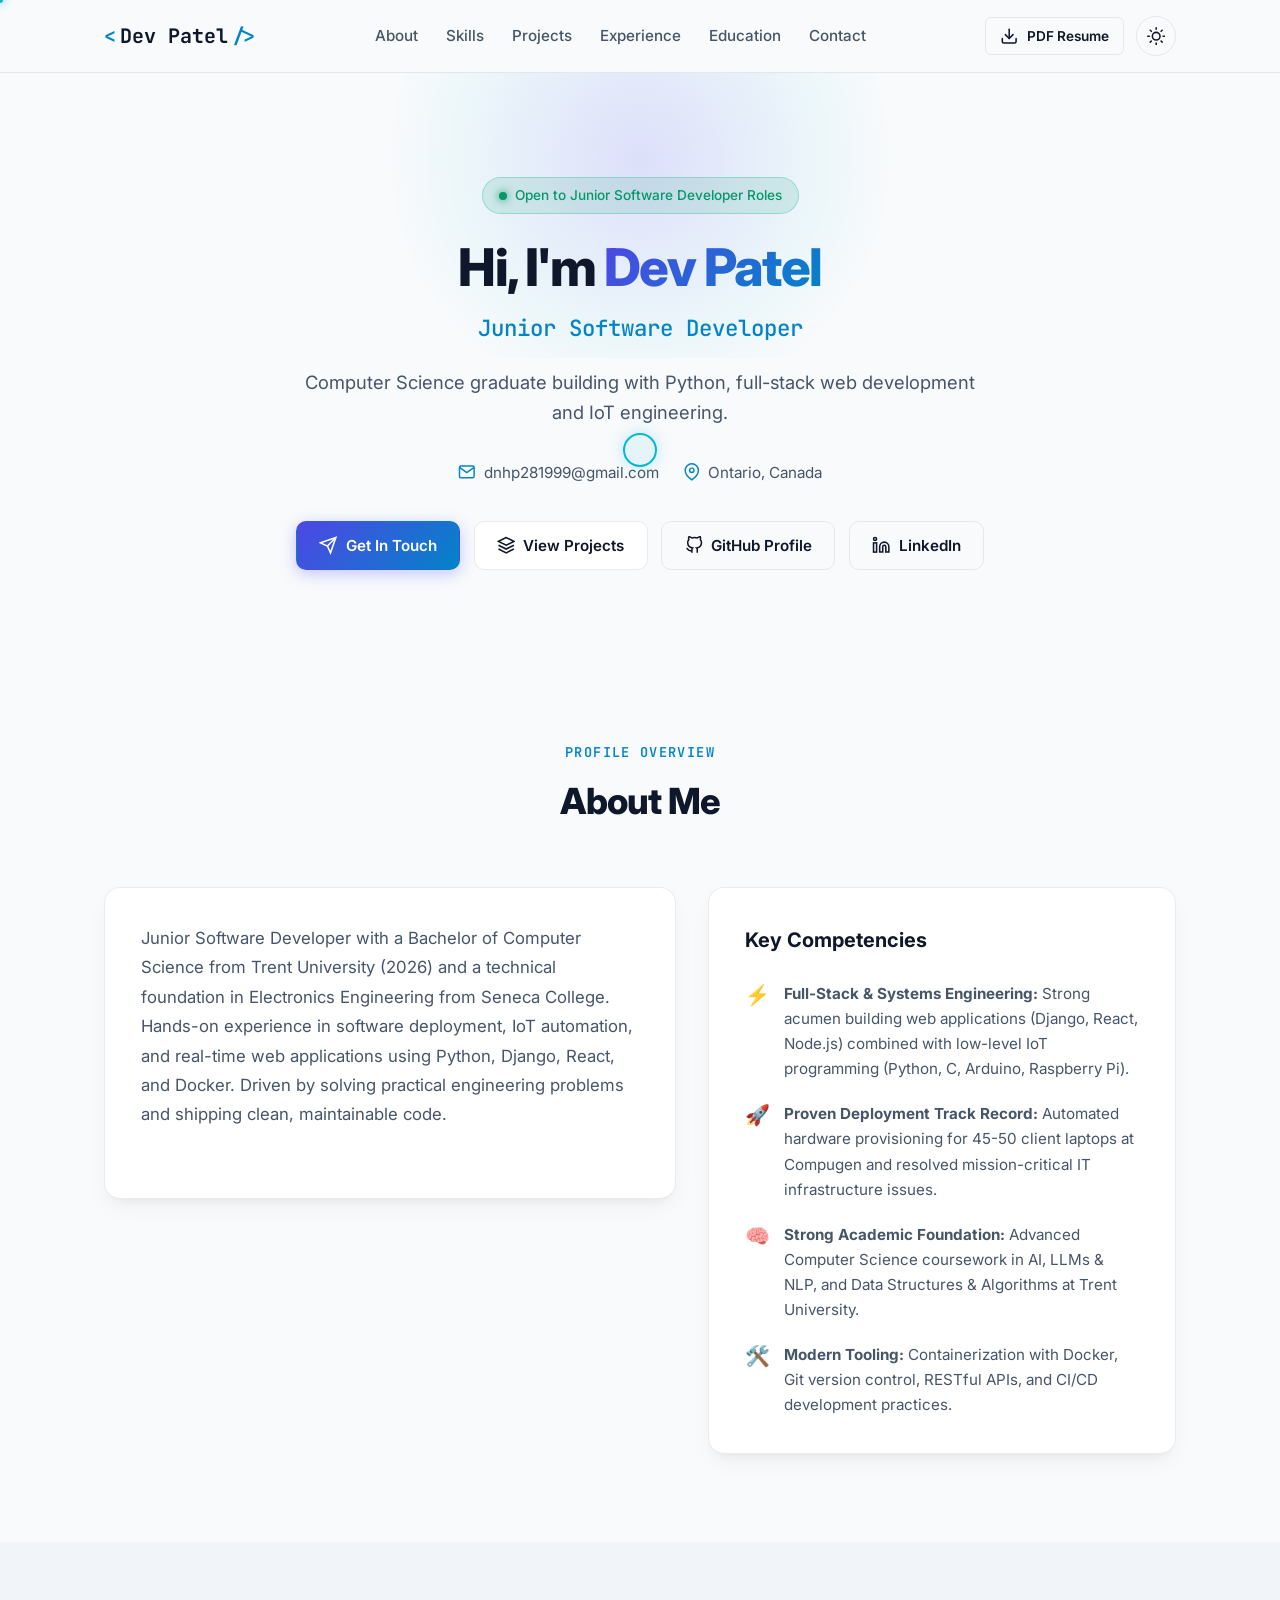
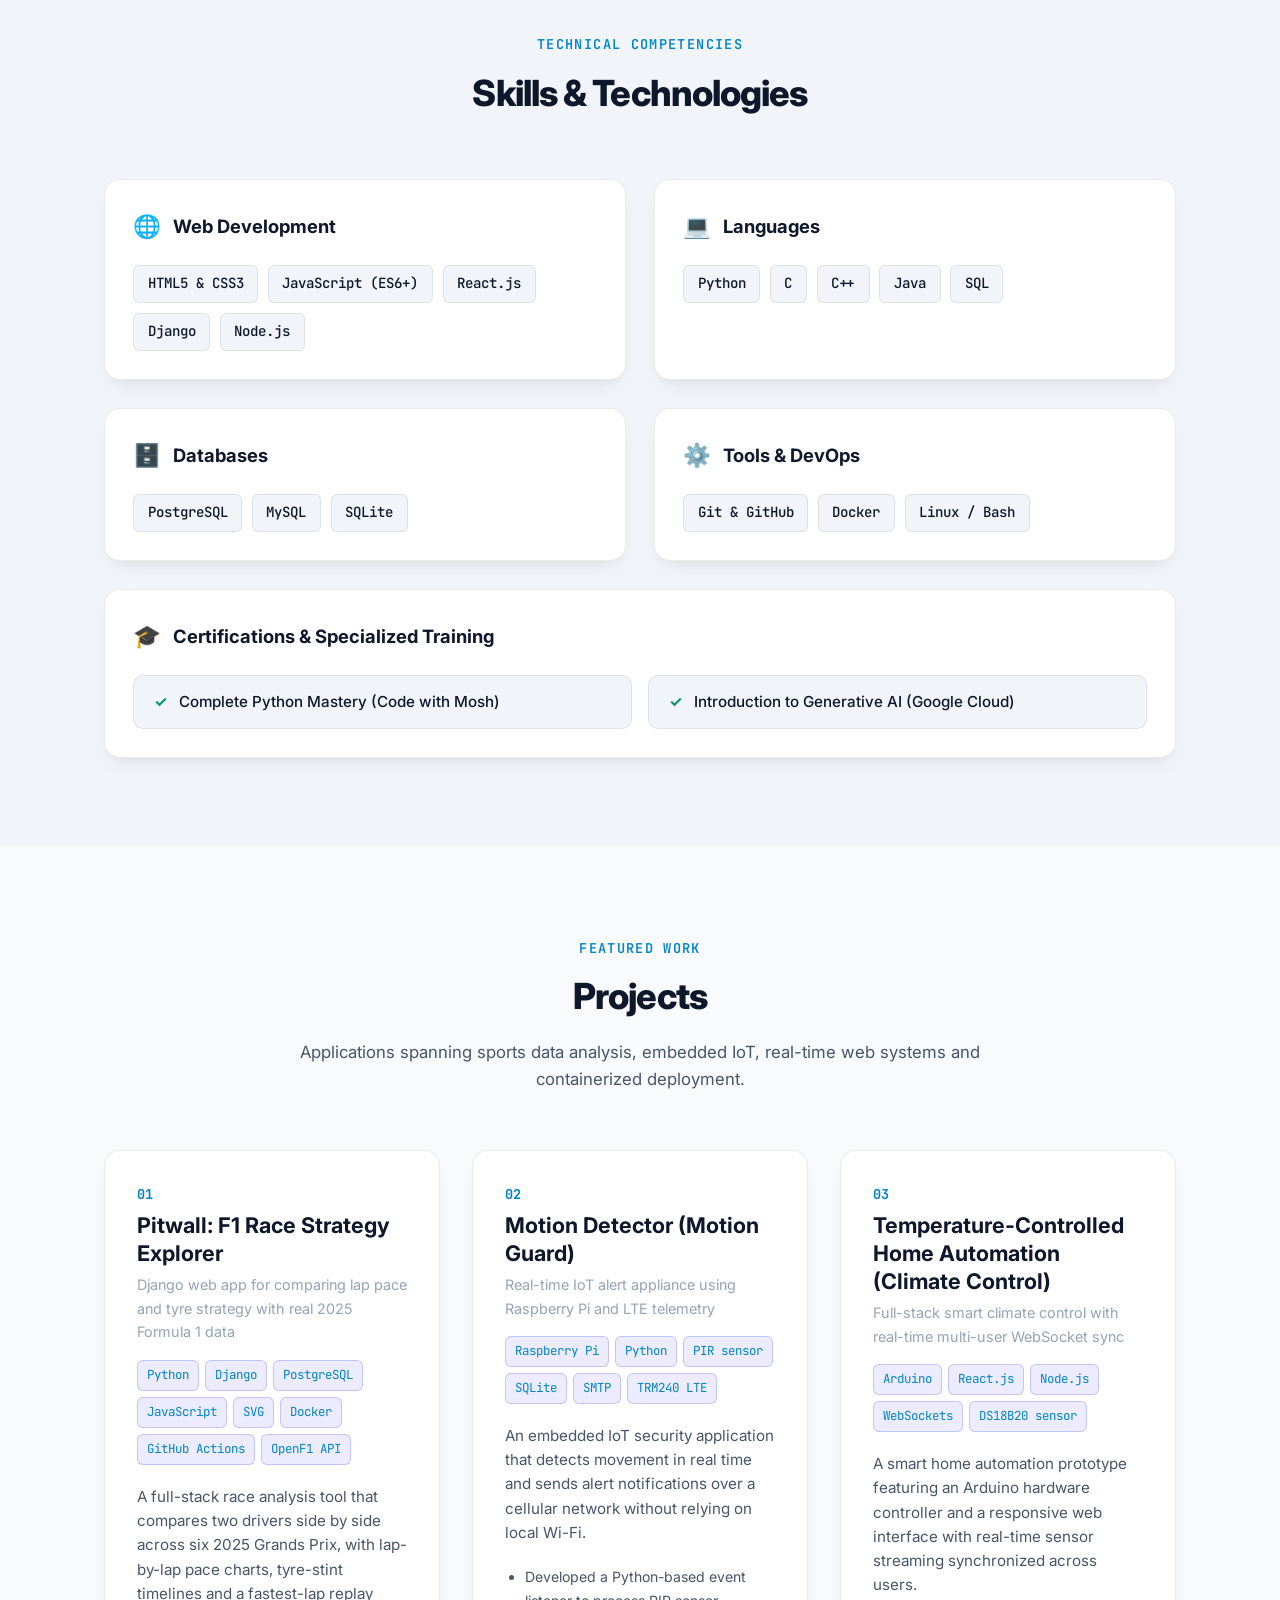
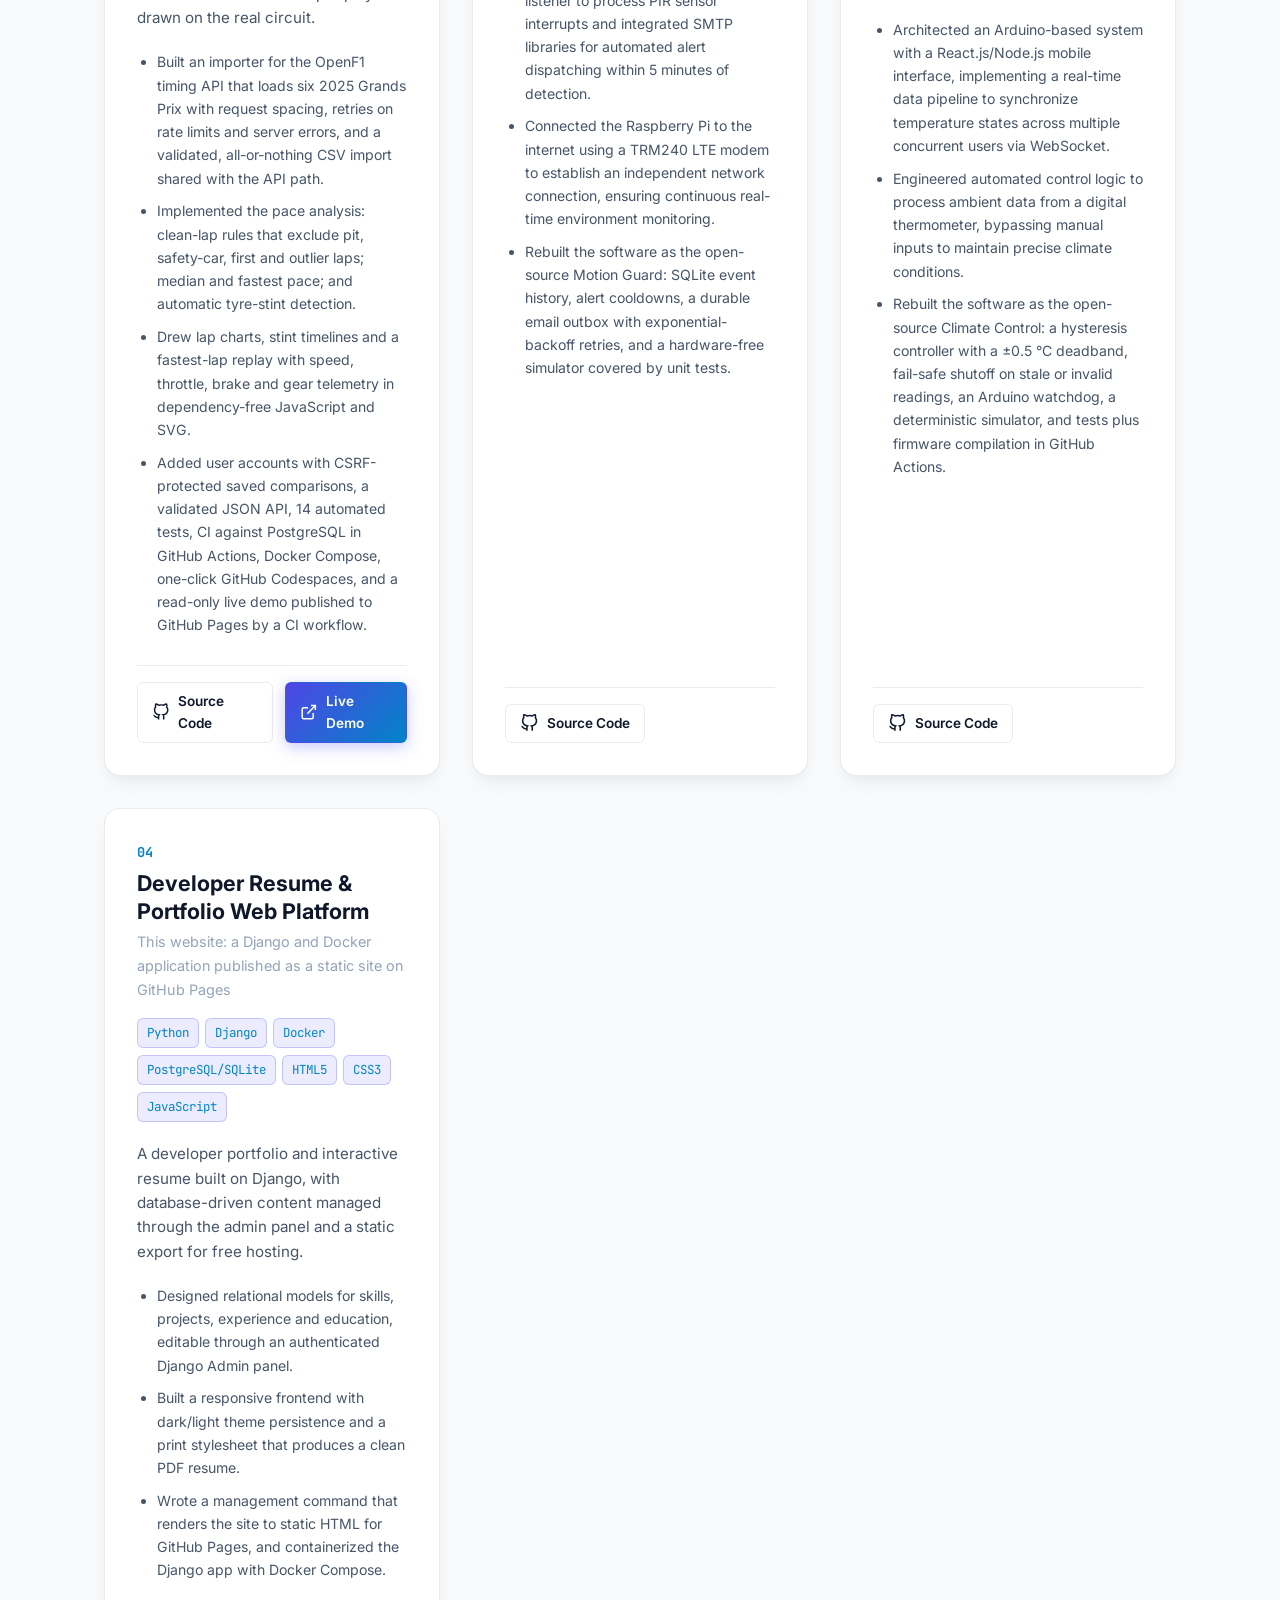
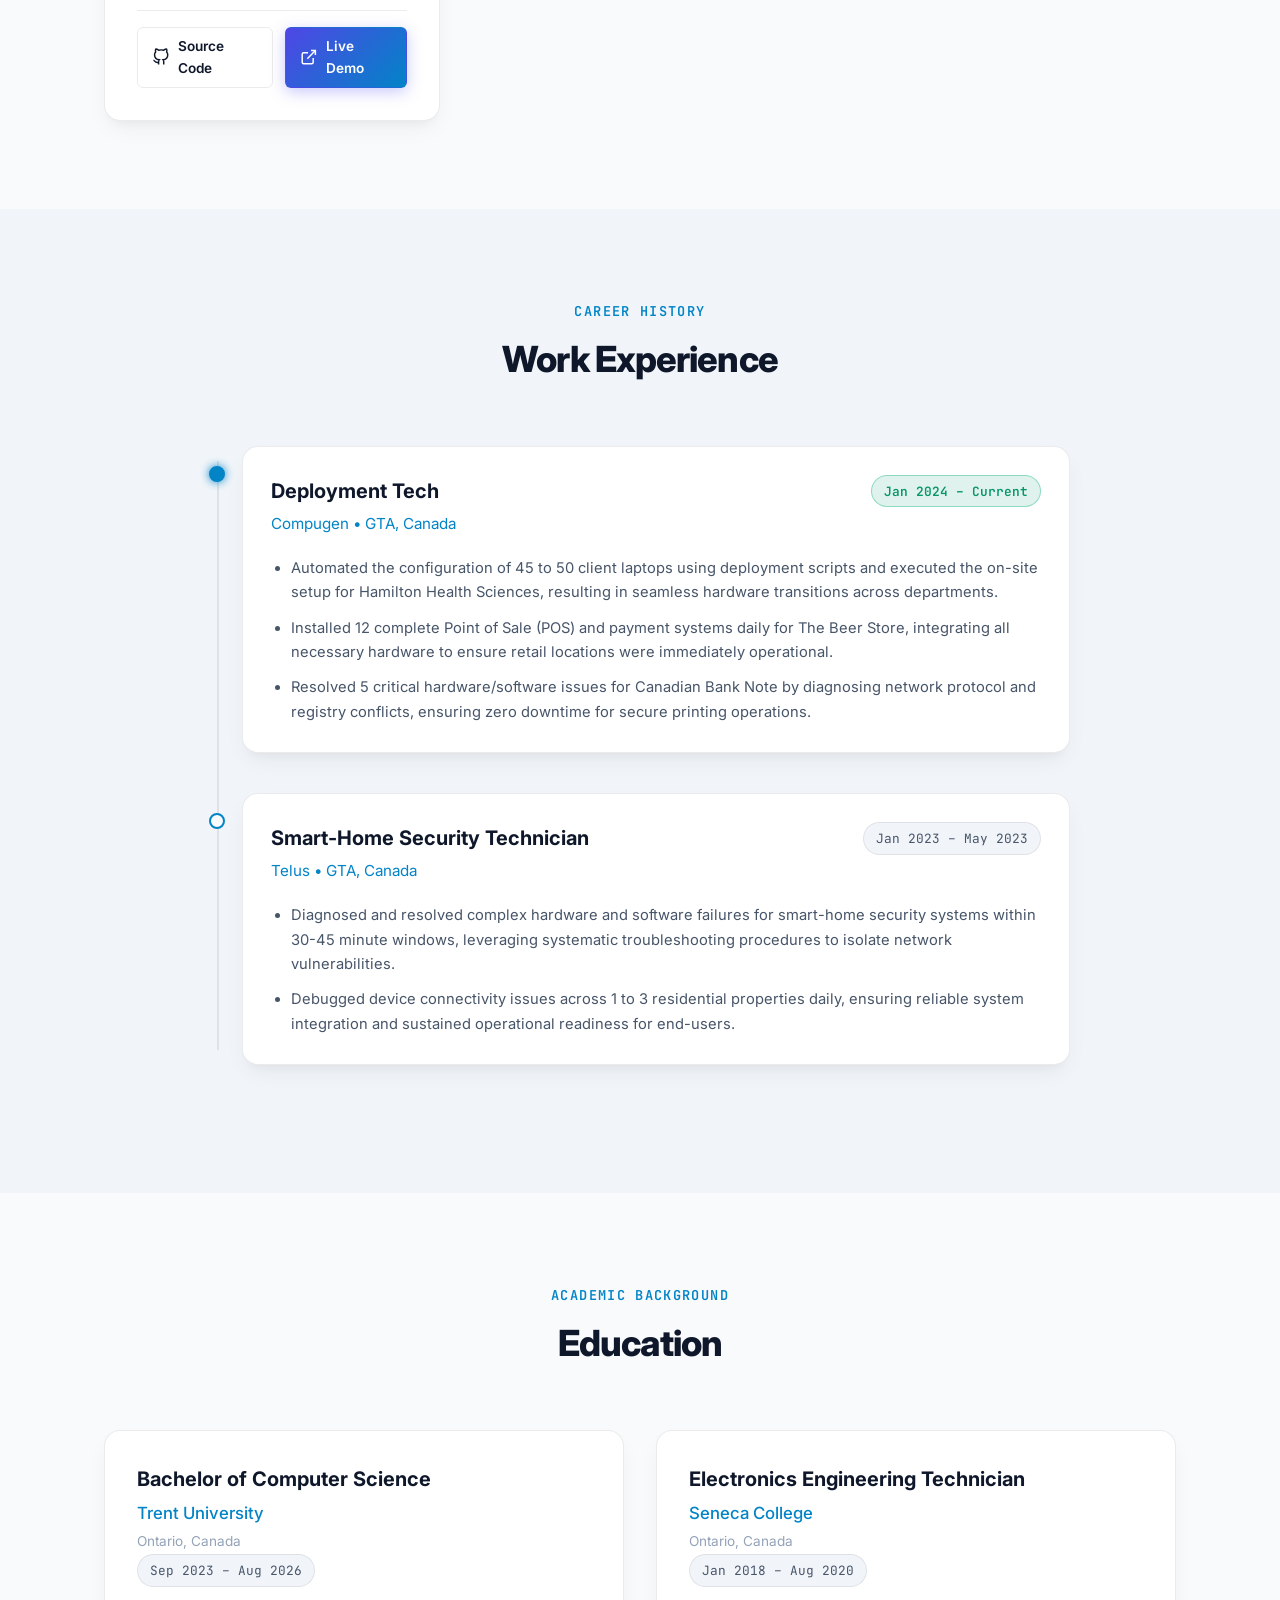
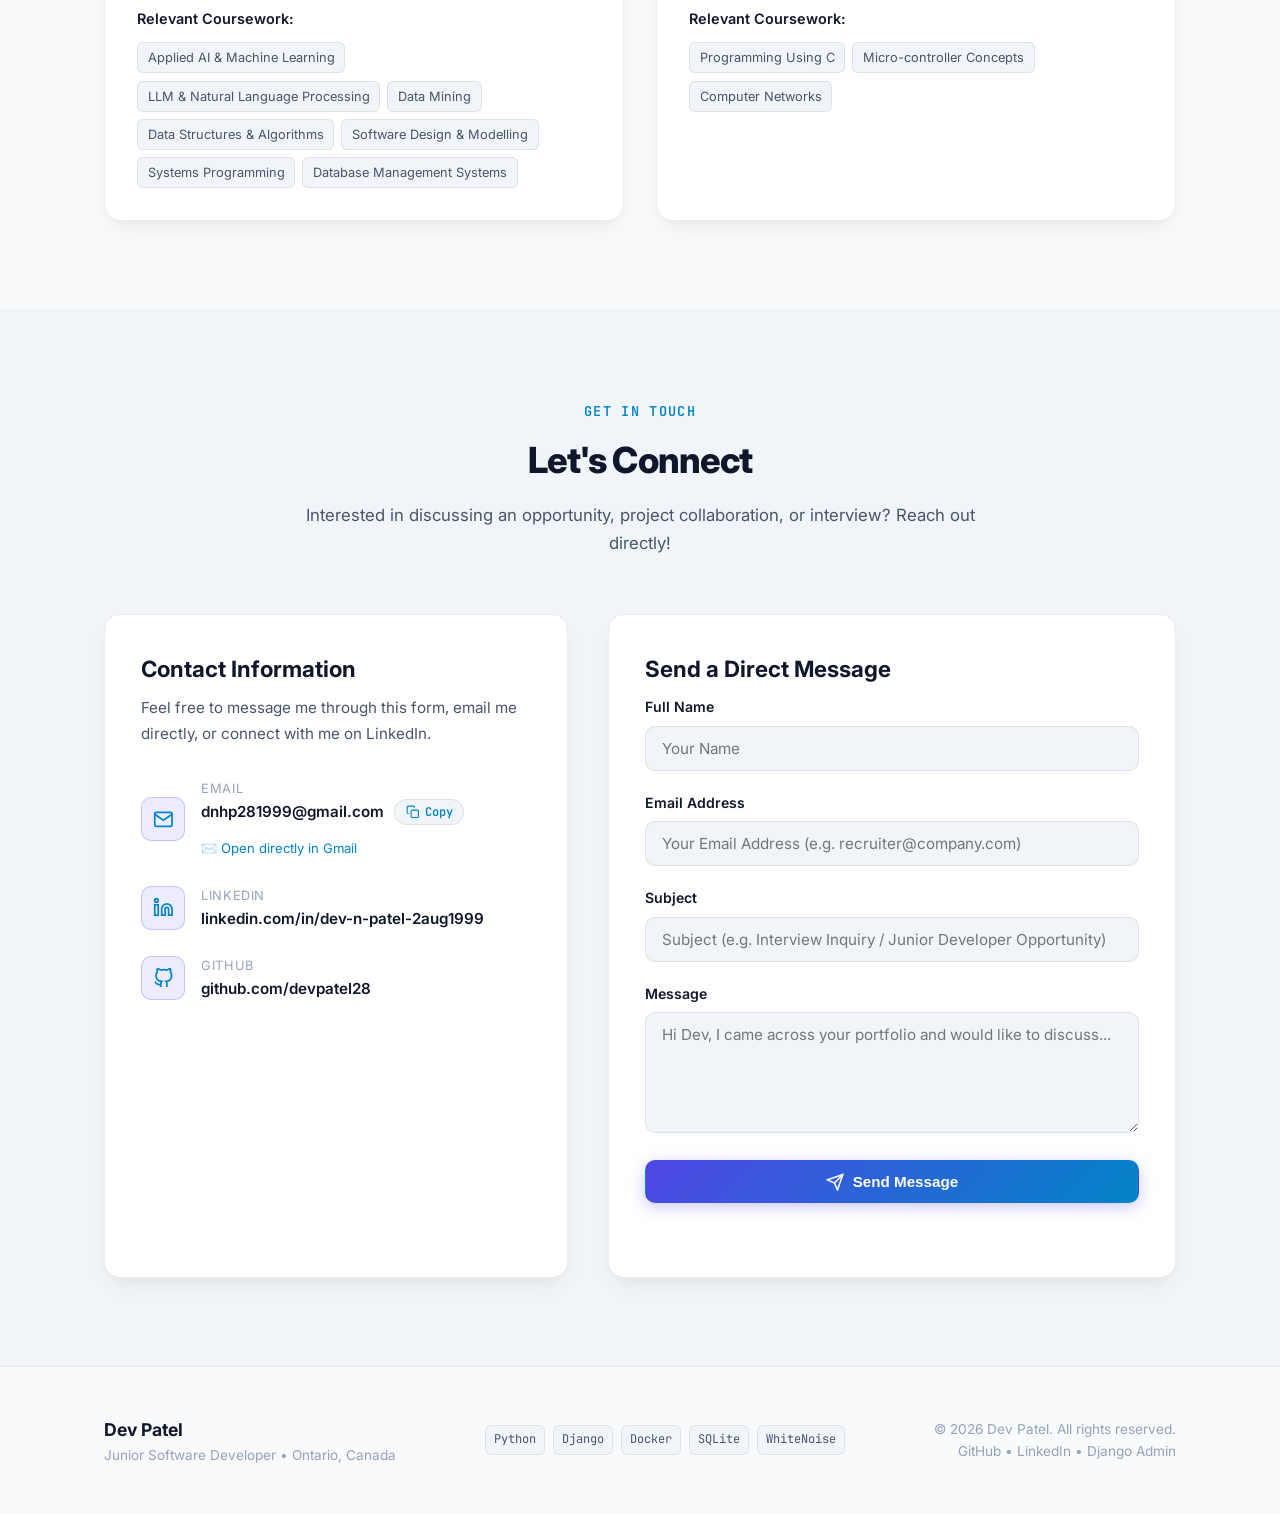
<file: docs/index.html>
<!DOCTYPE html>
<html lang="en" data-theme="dark">
<head>
    <meta charset="UTF-8">
    <meta name="viewport" content="width=device-width, initial-scale=1.0">
    <meta name="description" content="Dev Patel - Junior Software Developer Portfolio & Interactive Resume. Computer Science graduate, Python developer, IoT and full-stack engineer.">
    <meta name="author" content="Dev Patel">
    <title>Dev Patel | Junior Software Developer</title>
    
    <!-- Google Fonts -->
    <link rel="preconnect" href="https://fonts.googleapis.com">
    <link rel="preconnect" href="https://fonts.gstatic.com" crossorigin>
    <link href="https://fonts.googleapis.com/css2?family=Inter:wght@300;400;500;600;700;800&family=JetBrains+Mono:wght@400;500;600&display=swap" rel="stylesheet">
    
    <!-- Main Style (with cache buster) -->
    <link rel="stylesheet" href="./static/resume/css/style.css?v=3">
    <!-- Print Style for Recruiters -->
    <link rel="stylesheet" href="./static/resume/css/print.css?v=3" media="print">

    <style>
        /* Fallback / Instant Circular Cursor Pointer */
        @media (pointer: fine) {
            html, body, a, button, input, textarea, select, [role="button"], .btn, .project-card, .skill-tag {
                cursor: none !important;
            }

            .custom-cursor-dot {
                position: fixed;
                top: 0;
                left: 0;
                width: 6px;
                height: 6px;
                background-color: #06b6d4;
                border-radius: 50%;
                pointer-events: none;
                z-index: 9999999;
                transform: translate(-50%, -50%);
                box-shadow: 0 0 10px #06b6d4;
                transition: opacity 0.2s ease;
            }

            .custom-cursor-follower {
                position: fixed;
                top: 0;
                left: 0;
                width: 34px;
                height: 34px;
                border: 2px solid #06b6d4;
                background-color: rgba(6, 182, 212, 0.08);
                border-radius: 50%;
                pointer-events: none;
                z-index: 9999998;
                transform: translate(-50%, -50%);
                box-shadow: 0 0 15px rgba(6, 182, 212, 0.25);
                transition: width 0.25s cubic-bezier(0.2, 0.9, 0.3, 1),
                            height 0.25s cubic-bezier(0.2, 0.9, 0.3, 1),
                            background-color 0.2s ease,
                            border-color 0.2s ease,
                            box-shadow 0.2s ease,
                            opacity 0.2s ease;
            }

            .custom-cursor-follower.is-hovering {
                width: 54px;
                height: 54px;
                background-color: rgba(99, 102, 241, 0.18);
                border-color: #6366f1;
                box-shadow: 0 0 24px rgba(99, 102, 241, 0.5);
            }

            .custom-cursor-follower.is-clicking {
                width: 22px;
                height: 22px;
                background-color: rgba(6, 182, 212, 0.4);
                border-color: #ffffff;
            }

            .custom-cursor-follower.is-typing {
                width: 4px;
                height: 28px;
                border-radius: 2px;
                background-color: #06b6d4;
                border: none;
                box-shadow: 0 0 10px #06b6d4;
            }
        }
    </style>
</head>
<body>
    <!-- Fancy Circular Cursor Pointer -->
    <div class="custom-cursor-follower" id="cursor-follower" aria-hidden="true"></div>
    <div class="custom-cursor-dot" id="cursor-dot" aria-hidden="true"></div>

    <!-- Navigation Bar -->
    <header class="navbar-header" id="header">
        <div class="nav-container">
            <a href="#hero" class="nav-brand">
                <span class="brand-bracket">&lt;</span><span class="brand-name">Dev Patel</span><span class="brand-bracket"> /&gt;</span>
            </a>

            <nav class="nav-links" id="nav-links">
                <a href="#about" class="nav-link">About</a>
                <a href="#skills" class="nav-link">Skills</a>
                <a href="#projects" class="nav-link">Projects</a>
                <a href="#experience" class="nav-link">Experience</a>
                <a href="#education" class="nav-link">Education</a>
                <a href="#contact" class="nav-link">Contact</a>
            </nav>

            <div class="nav-actions">
                <a class="btn btn-outline btn-sm print-btn" href="./static/resume/Dev_Patel_Resume.pdf" download title="Download resume (PDF)">
                    <svg class="icon" viewBox="0 0 24 24" fill="none" stroke="currentColor" stroke-width="2" stroke-linecap="round" stroke-linejoin="round">
                        <path d="M21 15v4a2 2 0 0 1-2 2H5a2 2 0 0 1-2-2v-4"></path><polyline points="7 10 12 15 17 10"></polyline><line x1="12" y1="15" x2="12" y2="3"></line>
                    </svg>
                    <span>PDF Resume</span>
                </a>

                <button class="theme-toggle" id="theme-toggle" aria-label="Toggle dark/light theme" title="Toggle theme">
                    <svg class="icon icon-sun" viewBox="0 0 24 24" fill="none" stroke="currentColor" stroke-width="2" stroke-linecap="round" stroke-linejoin="round">
                        <circle cx="12" cy="12" r="5"></circle>
                        <line x1="12" y1="1" x2="12" y2="3"></line>
                        <line x1="12" y1="21" x2="12" y2="23"></line>
                        <line x1="4.22" y1="4.22" x2="5.64" y2="5.64"></line>
                        <line x1="18.36" y1="18.36" x2="19.78" y2="19.78"></line>
                        <line x1="1" y1="12" x2="3" y2="12"></line>
                        <line x1="21" y1="12" x2="23" y2="12"></line>
                        <line x1="4.22" y1="19.78" x2="5.64" y2="18.36"></line>
                        <line x1="18.36" y1="5.64" x2="19.78" y2="4.22"></line>
                    </svg>
                    <svg class="icon icon-moon" viewBox="0 0 24 24" fill="none" stroke="currentColor" stroke-width="2" stroke-linecap="round" stroke-linejoin="round">
                        <path d="M21 12.79A9 9 0 1 1 11.21 3 7 7 0 0 0 21 12.79z"></path>
                    </svg>
                </button>

                <button class="mobile-toggle" id="mobile-toggle" aria-label="Open menu">
                    <span class="bar"></span>
                    <span class="bar"></span>
                    <span class="bar"></span>
                </button>
            </div>
        </div>
    </header>

    <!-- Alert Messages -->
    

    <!-- Main Content -->
    <main>
        
<!-- Hero Section -->
<section class="hero-section" id="hero">
    <div class="container hero-container">
        <div class="hero-badge">
            <span class="status-dot"></span>
            <span>Open to Junior Software Developer Roles</span>
        </div>

        <h1 class="hero-title">
            Hi, I'm <span class="gradient-text">Dev Patel</span>
        </h1>
        <h2 class="hero-subtitle">Junior Software Developer</h2>
        <p class="hero-headline">Computer Science graduate building with Python, full-stack web development and IoT engineering.</p>

        <!-- Quick Contacts Bar -->
        <div class="hero-meta-bar">
            <a href="mailto:dnhp281999@gmail.com" class="meta-item">
                <svg class="meta-icon" viewBox="0 0 24 24" fill="none" stroke="currentColor" stroke-width="2">
                    <path d="M4 4h16c1.1 0 2 .9 2 2v12c0 1.1-.9 2-2 2H4c-1.1 0-2-.9-2-2V6c0-1.1.9-2 2-2z"></path>
                    <polyline points="22,6 12,13 2,6"></polyline>
                </svg>
                <span>dnhp281999@gmail.com</span>
            </a>
            <span class="meta-item">
                <svg class="meta-icon" viewBox="0 0 24 24" fill="none" stroke="currentColor" stroke-width="2">
                    <path d="M21 10c0 7-9 13-9 13s-9-6-9-13a9 9 0 0 1 18 0z"></path>
                    <circle cx="12" cy="10" r="3"></circle>
                </svg>
                <span>Ontario, Canada</span>
            </span>
        </div>

        <!-- Call to Actions -->
        <div class="hero-actions">
            <a href="#contact" class="btn btn-primary">
                <svg class="icon" viewBox="0 0 24 24" fill="none" stroke="currentColor" stroke-width="2">
                    <line x1="22" y1="2" x2="11" y2="13"></line>
                    <polygon points="22 2 15 22 11 13 2 9 22 2"></polygon>
                </svg>
                Get In Touch
            </a>
            <a href="#projects" class="btn btn-secondary">
                <svg class="icon" viewBox="0 0 24 24" fill="none" stroke="currentColor" stroke-width="2">
                    <polygon points="12 2 2 7 12 12 22 7 12 2"></polygon>
                    <polyline points="2 17 12 22 22 17"></polyline>
                    <polyline points="2 12 12 17 22 12"></polyline>
                </svg>
                View Projects
            </a>
            <a href="https://github.com/devpatel28" target="_blank" rel="noopener" class="btn btn-outline">
                <svg class="icon" viewBox="0 0 24 24" fill="none" stroke="currentColor" stroke-width="2">
                    <path d="M9 19c-5 1.5-5-2.5-7-3m14 6v-3.87a3.37 3.37 0 0 0-.94-2.61c3.14-.35 6.44-1.54 6.44-7A5.44 5.44 0 0 0 20 4.77 5.07 5.07 0 0 0 19.91 1S18.73.65 16 2.48a13.38 13.38 0 0 0-7 0C6.27.65 5.09 1 5.09 1A5.07 5.07 0 0 0 5 4.77a5.44 5.44 0 0 0-1.5 3.78c0 5.42 3.3 6.61 6.44 7A3.37 3.37 0 0 0 9 18.13V22"></path>
                </svg>
                GitHub Profile
            </a>
            <a href="https://linkedin.com/in/dev-n-patel-2aug1999/" target="_blank" rel="noopener" class="btn btn-outline">
                <svg class="icon" viewBox="0 0 24 24" fill="none" stroke="currentColor" stroke-width="2">
                    <path d="M16 8a6 6 0 0 1 6 6v7h-4v-7a2 2 0 0 0-2-2 2 2 0 0 0-2 2v7h-4v-7a6 6 0 0 1 6-6z"></path>
                    <rect x="2" y="9" width="4" height="12"></rect>
                    <circle cx="4" cy="4" r="2"></circle>
                </svg>
                LinkedIn
            </a>
        </div>
    </div>
</section>

<!-- About Section -->
<section class="section" id="about">
    <div class="container">
        <div class="section-header">
            <span class="section-tag">Profile Overview</span>
            <h2 class="section-title">About Me</h2>
        </div>

        <div class="about-grid">
            <div class="about-card about-narrative">
                <p class="about-text">Junior Software Developer with a Bachelor of Computer Science from Trent University (2026) and a technical foundation in Electronics Engineering from Seneca College. Hands-on experience in software deployment, IoT automation, and real-time web applications using Python, Django, React, and Docker. Driven by solving practical engineering problems and shipping clean, maintainable code.</p>
            </div>

            <div class="about-card about-highlights">
                <h3 class="highlight-title">Key Competencies</h3>
                <ul class="highlight-list">
                    <li>
                        <span class="highlight-icon">⚡</span>
                        <div>
                            <strong>Full-Stack & Systems Engineering:</strong> Strong acumen building web applications (Django, React, Node.js) combined with low-level IoT programming (Python, C, Arduino, Raspberry Pi).
                        </div>
                    </li>
                    <li>
                        <span class="highlight-icon">🚀</span>
                        <div>
                            <strong>Proven Deployment Track Record:</strong> Automated hardware provisioning for 45-50 client laptops at Compugen and resolved mission-critical IT infrastructure issues.
                        </div>
                    </li>
                    <li>
                        <span class="highlight-icon">🧠</span>
                        <div>
                            <strong>Strong Academic Foundation:</strong> Advanced Computer Science coursework in AI, LLMs & NLP, and Data Structures & Algorithms at Trent University.
                        </div>
                    </li>
                    <li>
                        <span class="highlight-icon">🛠️</span>
                        <div>
                            <strong>Modern Tooling:</strong> Containerization with Docker, Git version control, RESTful APIs, and CI/CD development practices.
                        </div>
                    </li>
                </ul>
            </div>
        </div>
    </div>
</section>

<!-- Skills Section -->
<section class="section section-alt" id="skills">
    <div class="container">
        <div class="section-header">
            <span class="section-tag">Technical Competencies</span>
            <h2 class="section-title">Skills & Technologies</h2>
        </div>

        <div class="skills-wrapper">
            <!-- Web Development -->
            <div class="skill-category-card">
                <div class="category-header">
                    <div class="category-icon-box">🌐</div>
                    <h3 class="category-title">Web Development</h3>
                </div>
                <div class="skill-tags">
                    
                    <span class="skill-tag skill-web">HTML5 &amp; CSS3</span>
                    
                    <span class="skill-tag skill-web">JavaScript (ES6+)</span>
                    
                    <span class="skill-tag skill-web">React.js</span>
                    
                    <span class="skill-tag skill-web">Django</span>
                    
                    <span class="skill-tag skill-web">Node.js</span>
                    
                </div>
            </div>

            <!-- Programming Languages -->
            <div class="skill-category-card">
                <div class="category-header">
                    <div class="category-icon-box">💻</div>
                    <h3 class="category-title">Languages</h3>
                </div>
                <div class="skill-tags">
                    
                    <span class="skill-tag skill-lang">Python</span>
                    
                    <span class="skill-tag skill-lang">C</span>
                    
                    <span class="skill-tag skill-lang">C++</span>
                    
                    <span class="skill-tag skill-lang">Java</span>
                    
                    <span class="skill-tag skill-lang">SQL</span>
                    
                </div>
            </div>

            <!-- Databases -->
            <div class="skill-category-card">
                <div class="category-header">
                    <div class="category-icon-box">🗄️</div>
                    <h3 class="category-title">Databases</h3>
                </div>
                <div class="skill-tags">
                    
                    <span class="skill-tag skill-db">PostgreSQL</span>
                    
                    <span class="skill-tag skill-db">MySQL</span>
                    
                    <span class="skill-tag skill-db">SQLite</span>
                    
                </div>
            </div>

            <!-- Tools & DevOps -->
            <div class="skill-category-card">
                <div class="category-header">
                    <div class="category-icon-box">⚙️</div>
                    <h3 class="category-title">Tools & DevOps</h3>
                </div>
                <div class="skill-tags">
                    
                    <span class="skill-tag skill-devops">Git &amp; GitHub</span>
                    
                    <span class="skill-tag skill-devops">Docker</span>
                    
                    <span class="skill-tag skill-devops">Linux / Bash</span>
                    
                </div>
            </div>

            <!-- Certifications -->
            <div class="skill-category-card skill-card-wide">
                <div class="category-header">
                    <div class="category-icon-box">🎓</div>
                    <h3 class="category-title">Certifications & Specialized Training</h3>
                </div>
                <div class="cert-grid">
                    
                    <div class="cert-badge">
                        <span class="cert-check">✓</span>
                        <span class="cert-name">Complete Python Mastery (Code with Mosh)</span>
                    </div>
                    
                    <div class="cert-badge">
                        <span class="cert-check">✓</span>
                        <span class="cert-name">Introduction to Generative AI (Google Cloud)</span>
                    </div>
                    
                </div>
            </div>
        </div>
    </div>
</section>

<!-- Projects Section -->
<section class="section" id="projects">
    <div class="container">
        <div class="section-header">
            <span class="section-tag">Featured Work</span>
            <h2 class="section-title">Projects</h2>
            <p class="section-subtitle">Applications spanning sports data analysis, embedded IoT, real-time web systems and containerized deployment.</p>
        </div>

        <div class="projects-grid">
            
            <article class="project-card">
                <div class="project-card-header">
                    <span class="project-number">01</span>
                    <h3 class="project-title">Pitwall: F1 Race Strategy Explorer</h3>
                    
                    <p class="project-tagline">Django web app for comparing lap pace and tyre strategy with real 2025 Formula 1 data</p>
                    
                </div>

                <div class="project-tech-list">
                    
                    <span class="badge badge-tech">Python</span>
                    
                    <span class="badge badge-tech">Django</span>
                    
                    <span class="badge badge-tech">PostgreSQL</span>
                    
                    <span class="badge badge-tech">JavaScript</span>
                    
                    <span class="badge badge-tech">SVG</span>
                    
                    <span class="badge badge-tech">Docker</span>
                    
                    <span class="badge badge-tech">GitHub Actions</span>
                    
                    <span class="badge badge-tech">OpenF1 API</span>
                    
                </div>

                <p class="project-description">A full-stack race analysis tool that compares two drivers side by side across six 2025 Grands Prix, with lap-by-lap pace charts, tyre-stint timelines and a fastest-lap replay drawn on the real circuit.</p>

                <div class="project-bullets">
                    <ul>
                        
                        <li>Built an importer for the OpenF1 timing API that loads six 2025 Grands Prix with request spacing, retries on rate limits and server errors, and a validated, all-or-nothing CSV import shared with the API path.</li>
                        
                        <li>Implemented the pace analysis: clean-lap rules that exclude pit, safety-car, first and outlier laps; median and fastest pace; and automatic tyre-stint detection.</li>
                        
                        <li>Drew lap charts, stint timelines and a fastest-lap replay with speed, throttle, brake and gear telemetry in dependency-free JavaScript and SVG.</li>
                        
                        <li>Added user accounts with CSRF-protected saved comparisons, a validated JSON API, 14 automated tests, CI against PostgreSQL in GitHub Actions, Docker Compose, one-click GitHub Codespaces, and a read-only live demo published to GitHub Pages by a CI workflow.</li>
                        
                    </ul>
                </div>

                <div class="project-card-footer">
                    
                    <a href="https://github.com/devpatel28/Pitwall" target="_blank" rel="noopener" class="btn btn-sm btn-outline">
                        <svg class="icon" viewBox="0 0 24 24" fill="none" stroke="currentColor" stroke-width="2">
                            <path d="M9 19c-5 1.5-5-2.5-7-3m14 6v-3.87a3.37 3.37 0 0 0-.94-2.61c3.14-.35 6.44-1.54 6.44-7A5.44 5.44 0 0 0 20 4.77 5.07 5.07 0 0 0 19.91 1S18.73.65 16 2.48a13.38 13.38 0 0 0-7 0C6.27.65 5.09 1 5.09 1A5.07 5.07 0 0 0 5 4.77a5.44 5.44 0 0 0-1.5 3.78c0 5.42 3.3 6.61 6.44 7A3.37 3.37 0 0 0 9 18.13V22"></path>
                        </svg>
                        Source Code
                    </a>
                    
                    
                    <a href="https://devpatel28.github.io/Pitwall/" target="_blank" rel="noopener" class="btn btn-sm btn-primary">
                        <svg class="icon" viewBox="0 0 24 24" fill="none" stroke="currentColor" stroke-width="2">
                            <path d="M18 13v6a2 2 0 0 1-2 2H5a2 2 0 0 1-2-2V8a2 2 0 0 1 2-2h6"></path>
                            <polyline points="15 3 21 3 21 9"></polyline>
                            <line x1="10" y1="14" x2="21" y2="3"></line>
                        </svg>
                        Live Demo
                    </a>
                    
                </div>
            </article>
            
            <article class="project-card">
                <div class="project-card-header">
                    <span class="project-number">02</span>
                    <h3 class="project-title">Motion Detector (Motion Guard)</h3>
                    
                    <p class="project-tagline">Real-time IoT alert appliance using Raspberry Pi and LTE telemetry</p>
                    
                </div>

                <div class="project-tech-list">
                    
                    <span class="badge badge-tech">Raspberry Pi</span>
                    
                    <span class="badge badge-tech">Python</span>
                    
                    <span class="badge badge-tech">PIR sensor</span>
                    
                    <span class="badge badge-tech">SQLite</span>
                    
                    <span class="badge badge-tech">SMTP</span>
                    
                    <span class="badge badge-tech">TRM240 LTE</span>
                    
                </div>

                <p class="project-description">An embedded IoT security application that detects movement in real time and sends alert notifications over a cellular network without relying on local Wi-Fi.</p>

                <div class="project-bullets">
                    <ul>
                        
                        <li>Developed a Python-based event listener to process PIR sensor interrupts and integrated SMTP libraries for automated alert dispatching within 5 minutes of detection.</li>
                        
                        <li>Connected the Raspberry Pi to the internet using a TRM240 LTE modem to establish an independent network connection, ensuring continuous real-time environment monitoring.</li>
                        
                        <li>Rebuilt the software as the open-source Motion Guard: SQLite event history, alert cooldowns, a durable email outbox with exponential-backoff retries, and a hardware-free simulator covered by unit tests.</li>
                        
                    </ul>
                </div>

                <div class="project-card-footer">
                    
                    <a href="https://github.com/devpatel28/motion-guard" target="_blank" rel="noopener" class="btn btn-sm btn-outline">
                        <svg class="icon" viewBox="0 0 24 24" fill="none" stroke="currentColor" stroke-width="2">
                            <path d="M9 19c-5 1.5-5-2.5-7-3m14 6v-3.87a3.37 3.37 0 0 0-.94-2.61c3.14-.35 6.44-1.54 6.44-7A5.44 5.44 0 0 0 20 4.77 5.07 5.07 0 0 0 19.91 1S18.73.65 16 2.48a13.38 13.38 0 0 0-7 0C6.27.65 5.09 1 5.09 1A5.07 5.07 0 0 0 5 4.77a5.44 5.44 0 0 0-1.5 3.78c0 5.42 3.3 6.61 6.44 7A3.37 3.37 0 0 0 9 18.13V22"></path>
                        </svg>
                        Source Code
                    </a>
                    
                    
                </div>
            </article>
            
            <article class="project-card">
                <div class="project-card-header">
                    <span class="project-number">03</span>
                    <h3 class="project-title">Temperature-Controlled Home Automation (Climate Control)</h3>
                    
                    <p class="project-tagline">Full-stack smart climate control with real-time multi-user WebSocket sync</p>
                    
                </div>

                <div class="project-tech-list">
                    
                    <span class="badge badge-tech">Arduino</span>
                    
                    <span class="badge badge-tech">React.js</span>
                    
                    <span class="badge badge-tech">Node.js</span>
                    
                    <span class="badge badge-tech">WebSockets</span>
                    
                    <span class="badge badge-tech">DS18B20 sensor</span>
                    
                </div>

                <p class="project-description">A smart home automation prototype featuring an Arduino hardware controller and a responsive web interface with real-time sensor streaming synchronized across users.</p>

                <div class="project-bullets">
                    <ul>
                        
                        <li>Architected an Arduino-based system with a React.js/Node.js mobile interface, implementing a real-time data pipeline to synchronize temperature states across multiple concurrent users via WebSocket.</li>
                        
                        <li>Engineered automated control logic to process ambient data from a digital thermometer, bypassing manual inputs to maintain precise climate conditions.</li>
                        
                        <li>Rebuilt the software as the open-source Climate Control: a hysteresis controller with a ±0.5 °C deadband, fail-safe shutoff on stale or invalid readings, an Arduino watchdog, a deterministic simulator, and tests plus firmware compilation in GitHub Actions.</li>
                        
                    </ul>
                </div>

                <div class="project-card-footer">
                    
                    <a href="https://github.com/devpatel28/climate-control" target="_blank" rel="noopener" class="btn btn-sm btn-outline">
                        <svg class="icon" viewBox="0 0 24 24" fill="none" stroke="currentColor" stroke-width="2">
                            <path d="M9 19c-5 1.5-5-2.5-7-3m14 6v-3.87a3.37 3.37 0 0 0-.94-2.61c3.14-.35 6.44-1.54 6.44-7A5.44 5.44 0 0 0 20 4.77 5.07 5.07 0 0 0 19.91 1S18.73.65 16 2.48a13.38 13.38 0 0 0-7 0C6.27.65 5.09 1 5.09 1A5.07 5.07 0 0 0 5 4.77a5.44 5.44 0 0 0-1.5 3.78c0 5.42 3.3 6.61 6.44 7A3.37 3.37 0 0 0 9 18.13V22"></path>
                        </svg>
                        Source Code
                    </a>
                    
                    
                </div>
            </article>
            
            <article class="project-card">
                <div class="project-card-header">
                    <span class="project-number">04</span>
                    <h3 class="project-title">Developer Resume &amp; Portfolio Web Platform</h3>
                    
                    <p class="project-tagline">This website: a Django and Docker application published as a static site on GitHub Pages</p>
                    
                </div>

                <div class="project-tech-list">
                    
                    <span class="badge badge-tech">Python</span>
                    
                    <span class="badge badge-tech">Django</span>
                    
                    <span class="badge badge-tech">Docker</span>
                    
                    <span class="badge badge-tech">PostgreSQL/SQLite</span>
                    
                    <span class="badge badge-tech">HTML5</span>
                    
                    <span class="badge badge-tech">CSS3</span>
                    
                    <span class="badge badge-tech">JavaScript</span>
                    
                </div>

                <p class="project-description">A developer portfolio and interactive resume built on Django, with database-driven content managed through the admin panel and a static export for free hosting.</p>

                <div class="project-bullets">
                    <ul>
                        
                        <li>Designed relational models for skills, projects, experience and education, editable through an authenticated Django Admin panel.</li>
                        
                        <li>Built a responsive frontend with dark/light theme persistence and a print stylesheet that produces a clean PDF resume.</li>
                        
                        <li>Wrote a management command that renders the site to static HTML for GitHub Pages, and containerized the Django app with Docker Compose.</li>
                        
                    </ul>
                </div>

                <div class="project-card-footer">
                    
                    <a href="https://github.com/devpatel28/dp-website" target="_blank" rel="noopener" class="btn btn-sm btn-outline">
                        <svg class="icon" viewBox="0 0 24 24" fill="none" stroke="currentColor" stroke-width="2">
                            <path d="M9 19c-5 1.5-5-2.5-7-3m14 6v-3.87a3.37 3.37 0 0 0-.94-2.61c3.14-.35 6.44-1.54 6.44-7A5.44 5.44 0 0 0 20 4.77 5.07 5.07 0 0 0 19.91 1S18.73.65 16 2.48a13.38 13.38 0 0 0-7 0C6.27.65 5.09 1 5.09 1A5.07 5.07 0 0 0 5 4.77a5.44 5.44 0 0 0-1.5 3.78c0 5.42 3.3 6.61 6.44 7A3.37 3.37 0 0 0 9 18.13V22"></path>
                        </svg>
                        Source Code
                    </a>
                    
                    
                    <a href="https://devpatel28.github.io/dp-website/" target="_blank" rel="noopener" class="btn btn-sm btn-primary">
                        <svg class="icon" viewBox="0 0 24 24" fill="none" stroke="currentColor" stroke-width="2">
                            <path d="M18 13v6a2 2 0 0 1-2 2H5a2 2 0 0 1-2-2V8a2 2 0 0 1 2-2h6"></path>
                            <polyline points="15 3 21 3 21 9"></polyline>
                            <line x1="10" y1="14" x2="21" y2="3"></line>
                        </svg>
                        Live Demo
                    </a>
                    
                </div>
            </article>
            
        </div>
    </div>
</section>

<!-- Experience Section -->
<section class="section section-alt" id="experience">
    <div class="container">
        <div class="section-header">
            <span class="section-tag">Career History</span>
            <h2 class="section-title">Work Experience</h2>
        </div>

        <div class="timeline">
            
            <div class="timeline-item">
                <div class="timeline-dot dot-active"></div>
                <div class="timeline-card">
                    <div class="timeline-meta">
                        <div class="timeline-role-box">
                            <h3 class="timeline-role">Deployment Tech</h3>
                            <span class="timeline-company">Compugen &bull; GTA, Canada</span>
                        </div>
                        <span class="badge badge-current">
                            Jan 2024 – Current
                        </span>
                    </div>

                    <ul class="timeline-bullets">
                        
                        <li>Automated the configuration of 45 to 50 client laptops using deployment scripts and executed the on-site setup for Hamilton Health Sciences, resulting in seamless hardware transitions across departments.</li>
                        
                        <li>Installed 12 complete Point of Sale (POS) and payment systems daily for The Beer Store, integrating all necessary hardware to ensure retail locations were immediately operational.</li>
                        
                        <li>Resolved 5 critical hardware/software issues for Canadian Bank Note by diagnosing network protocol and registry conflicts, ensuring zero downtime for secure printing operations.</li>
                        
                    </ul>
                </div>
            </div>
            
            <div class="timeline-item">
                <div class="timeline-dot "></div>
                <div class="timeline-card">
                    <div class="timeline-meta">
                        <div class="timeline-role-box">
                            <h3 class="timeline-role">Smart-Home Security Technician</h3>
                            <span class="timeline-company">Telus &bull; GTA, Canada</span>
                        </div>
                        <span class="badge badge-date">
                            Jan 2023 – May 2023
                        </span>
                    </div>

                    <ul class="timeline-bullets">
                        
                        <li>Diagnosed and resolved complex hardware and software failures for smart-home security systems within 30-45 minute windows, leveraging systematic troubleshooting procedures to isolate network vulnerabilities.</li>
                        
                        <li>Debugged device connectivity issues across 1 to 3 residential properties daily, ensuring reliable system integration and sustained operational readiness for end-users.</li>
                        
                    </ul>
                </div>
            </div>
            
        </div>
    </div>
</section>

<!-- Education Section -->
<section class="section" id="education">
    <div class="container">
        <div class="section-header">
            <span class="section-tag">Academic Background</span>
            <h2 class="section-title">Education</h2>
        </div>

        <div class="education-grid">
            
            <div class="education-card">
                <div class="edu-top">
                    <div>
                        <h3 class="edu-degree">Bachelor of Computer Science</h3>
                        <h4 class="edu-institution">Trent University</h4>
                        <span class="edu-location">Ontario, Canada</span>
                    </div>
                    <span class="badge badge-date">Sep 2023 – Aug 2026</span>
                </div>

                <div class="edu-coursework">
                    <h5 class="coursework-label">Relevant Coursework:</h5>
                    <div class="course-tags">
                        
                        <span class="course-tag">Applied AI &amp; Machine Learning</span>
                        
                        <span class="course-tag">LLM &amp; Natural Language Processing</span>
                        
                        <span class="course-tag">Data Mining</span>
                        
                        <span class="course-tag">Data Structures &amp; Algorithms</span>
                        
                        <span class="course-tag">Software Design &amp; Modelling</span>
                        
                        <span class="course-tag">Systems Programming</span>
                        
                        <span class="course-tag">Database Management Systems</span>
                        
                    </div>
                </div>
            </div>
            
            <div class="education-card">
                <div class="edu-top">
                    <div>
                        <h3 class="edu-degree">Electronics Engineering Technician</h3>
                        <h4 class="edu-institution">Seneca College</h4>
                        <span class="edu-location">Ontario, Canada</span>
                    </div>
                    <span class="badge badge-date">Jan 2018 – Aug 2020</span>
                </div>

                <div class="edu-coursework">
                    <h5 class="coursework-label">Relevant Coursework:</h5>
                    <div class="course-tags">
                        
                        <span class="course-tag">Programming Using C</span>
                        
                        <span class="course-tag">Micro-controller Concepts</span>
                        
                        <span class="course-tag">Computer Networks</span>
                        
                    </div>
                </div>
            </div>
            
        </div>
    </div>
</section>

<!-- Contact Section -->
<section class="section section-alt" id="contact">
    <div class="container">
        <div class="section-header">
            <span class="section-tag">Get In Touch</span>
            <h2 class="section-title">Let's Connect</h2>
            <p class="section-subtitle">Interested in discussing an opportunity, project collaboration, or interview? Reach out directly!</p>
        </div>

        <div class="contact-layout">
            <!-- Contact Details Card -->
            <div class="contact-info-card">
                <h3 class="contact-card-title">Contact Information</h3>
                <p class="contact-card-desc">Feel free to message me through this form, email me directly, or connect with me on LinkedIn.</p>

                <div class="contact-methods">
                    <div class="contact-item">
                        <div class="contact-icon-box">
                            <svg viewBox="0 0 24 24" fill="none" stroke="currentColor" stroke-width="2">
                                <path d="M4 4h16c1.1 0 2 .9 2 2v12c0 1.1-.9 2-2 2H4c-1.1 0-2-.9-2-2V6c0-1.1.9-2 2-2z"></path>
                                <polyline points="22,6 12,13 2,6"></polyline>
                            </svg>
                        </div>
                        <div class="contact-details">
                            <span class="contact-label">Email</span>
                            <div class="email-actions-wrapper">
                                <a href="mailto:dnhp281999@gmail.com" class="contact-value" id="direct-email-link" title="Click to open your email client">dnhp281999@gmail.com</a>
                                <button type="button" class="copy-pill-btn" id="btn-copy-email" title="Copy email address to clipboard">
                                    <svg class="copy-icon" viewBox="0 0 24 24" fill="none" stroke="currentColor" stroke-width="2">
                                        <rect x="9" y="9" width="13" height="13" rx="2" ry="2"></rect>
                                        <path d="M5 15H4a2 2 0 0 1-2-2V4a2 2 0 0 1 2-2h9a2 2 0 0 1 2 2v1"></path>
                                    </svg>
                                    <span id="copy-text">Copy</span>
                                </button>
                            </div>
                            <div class="email-alternatives">
                                <a href="https://mail.google.com/mail/?view=cm&fs=1&to=dnhp281999@gmail.com&su=Junior%20Software%20Developer%20Opportunity" target="_blank" rel="noopener" class="gmail-direct-link">
                                    ✉️ Open directly in Gmail
                                </a>
                            </div>
                        </div>
                    </div>


                    <div class="contact-item">
                        <div class="contact-icon-box">
                            <svg viewBox="0 0 24 24" fill="none" stroke="currentColor" stroke-width="2">
                                <path d="M16 8a6 6 0 0 1 6 6v7h-4v-7a2 2 0 0 0-2-2 2 2 0 0 0-2 2v7h-4v-7a6 6 0 0 1 6-6z"></path>
                                <rect x="2" y="9" width="4" height="12"></rect>
                                <circle cx="4" cy="4" r="2"></circle>
                            </svg>
                        </div>
                        <div class="contact-details">
                            <span class="contact-label">LinkedIn</span>
                            <a href="https://linkedin.com/in/dev-n-patel-2aug1999/" target="_blank" rel="noopener" class="contact-value">linkedin.com/in/dev-n-patel-2aug1999</a>
                        </div>
                    </div>

                    <div class="contact-item">
                        <div class="contact-icon-box">
                            <svg viewBox="0 0 24 24" fill="none" stroke="currentColor" stroke-width="2">
                                <path d="M9 19c-5 1.5-5-2.5-7-3m14 6v-3.87a3.37 3.37 0 0 0-.94-2.61c3.14-.35 6.44-1.54 6.44-7A5.44 5.44 0 0 0 20 4.77 5.07 5.07 0 0 0 19.91 1S18.73.65 16 2.48a13.38 13.38 0 0 0-7 0C6.27.65 5.09 1 5.09 1A5.07 5.07 0 0 0 5 4.77a5.44 5.44 0 0 0-1.5 3.78c0 5.42 3.3 6.61 6.44 7A3.37 3.37 0 0 0 9 18.13V22"></path>
                            </svg>
                        </div>
                        <div class="contact-details">
                            <span class="contact-label">GitHub</span>
                            <a href="https://github.com/devpatel28" target="_blank" rel="noopener" class="contact-value">github.com/devpatel28</a>
                        </div>
                    </div>
                </div>
            </div>

            <!-- Recruiter Contact Form -->
            <div class="contact-form-card">
                <h3 class="contact-card-title">Send a Direct Message</h3>
                <form method="POST" action="https://formsubmit.co/dnhp281999@gmail.com" class="resume-contact-form">
                    <div class="form-group">
                        <label for="id_name" class="form-label">Full Name</label>
                        <input type="text" name="name" class="form-input" placeholder="Your Name" required maxlength="100" id="id_name">
                    </div>

                    <div class="form-group">
                        <label for="id_email" class="form-label">Email Address</label>
                        <input type="email" name="email" class="form-input" placeholder="Your Email Address (e.g. recruiter@company.com)" required maxlength="254" id="id_email">
                    </div>

                    <div class="form-group">
                        <label for="id_subject" class="form-label">Subject</label>
                        <input type="text" name="subject" class="form-input" placeholder="Subject (e.g. Interview Inquiry / Junior Developer Opportunity)" required maxlength="200" id="id_subject">
                    </div>

                    <div class="form-group">
                        <label for="id_message" class="form-label">Message</label>
                        <textarea name="message" cols="40" rows="5" class="form-textarea" placeholder="Hi Dev, I came across your portfolio and would like to discuss..." required id="id_message">
</textarea>
                    </div>

                    <button type="submit" class="btn btn-primary btn-block">
                        <svg class="icon" viewBox="0 0 24 24" fill="none" stroke="currentColor" stroke-width="2">
                            <line x1="22" y1="2" x2="11" y2="13"></line>
                            <polygon points="22 2 15 22 11 13 2 9 22 2"></polygon>
                        </svg>
                        Send Message
                    </button>
                </form>
            </div>
        </div>
    </div>
</section>

    </main>

    <!-- Footer -->
    <footer class="footer">
        <div class="container footer-content">
            <div class="footer-left">
                <p class="footer-title">Dev Patel</p>
                <p class="footer-sub">Junior Software Developer &bull; Ontario, Canada</p>
            </div>
            <div class="footer-tech">
                <span class="tech-tag">Python</span>
                <span class="tech-tag">Django</span>
                <span class="tech-tag">Docker</span>
                <span class="tech-tag">SQLite</span>
                <span class="tech-tag">WhiteNoise</span>
            </div>
            <div class="footer-right">
                <p>&copy; 2026 Dev Patel. All rights reserved.</p>
                <div class="footer-links">
                    <a href="https://github.com/devpatel28" target="_blank" rel="noopener">GitHub</a> &bull;
                    <a href="https://linkedin.com/in/dev-n-patel-2aug1999/" target="_blank" rel="noopener">LinkedIn</a> &bull;
                    <a href="/admin/" target="_blank">Django Admin</a>
                </div>
            </div>
        </div>
    </footer>

    <!-- Main JavaScript -->
    <script src="./static/resume/js/main.js?v=3"></script>
</body>
</html>
</file>
<file: docs/static/resume/css/style.css>
/* ==========================================================================
   Dev Patel - Portfolio & Resume Stylesheet
   Modern, Accessible, Responsive with Dark & Light Themes
   ========================================================================== */

:root {
    /* Color Palette - Dark Mode (Default) */
    --bg-primary: #0b0f19;
    --bg-secondary: #111827;
    --bg-card: rgba(17, 24, 39, 0.75);
    --bg-card-hover: rgba(31, 41, 55, 0.85);
    --border-color: rgba(255, 255, 255, 0.1);
    --border-accent: rgba(99, 102, 241, 0.4);

    --text-primary: #f9fafb;
    --text-secondary: #9ca3af;
    --text-muted: #6b7280;

    --brand-primary: #6366f1;
    --brand-primary-hover: #4f46e5;
    --brand-accent: #06b6d4;
    --brand-gradient: linear-gradient(135deg, #6366f1 0%, #06b6d4 100%);

    --success: #10b981;
    --success-bg: rgba(16, 185, 129, 0.15);
    --card-shadow: 0 10px 30px -10px rgba(0, 0, 0, 0.5);
    --nav-bg: rgba(11, 15, 25, 0.85);

    --font-sans: 'Inter', -apple-system, BlinkMacSystemFont, "Segoe UI", Roboto, sans-serif;
    --font-mono: 'JetBrains Mono', monospace;

    --radius-sm: 6px;
    --radius-md: 10px;
    --radius-lg: 16px;
    --radius-full: 9999px;
}

[data-theme="light"] {
    --bg-primary: #f8fafc;
    --bg-secondary: #f1f5f9;
    --bg-card: #ffffff;
    --bg-card-hover: #f8fafc;
    --border-color: rgba(0, 0, 0, 0.08);
    --border-accent: rgba(99, 102, 241, 0.3);

    --text-primary: #0f172a;
    --text-secondary: #475569;
    --text-muted: #94a3b8;

    --brand-primary: #4f46e5;
    --brand-primary-hover: #4338ca;
    --brand-accent: #0284c7;
    --brand-gradient: linear-gradient(135deg, #4f46e5 0%, #0284c7 100%);

    --success: #059669;
    --success-bg: rgba(5, 150, 105, 0.12);
    --card-shadow: 0 10px 25px -5px rgba(0, 0, 0, 0.06), 0 8px 10px -6px rgba(0, 0, 0, 0.04);
    --nav-bg: rgba(248, 250, 252, 0.88);
}

/* Reset & Base */
*, *::before, *::after {
    box-sizing: border-box;
    margin: 0;
    padding: 0;
}

html {
    scroll-behavior: smooth;
    font-size: 16px;
}

body {
    font-family: var(--font-sans);
    background-color: var(--bg-primary);
    color: var(--text-primary);
    line-height: 1.65;
    transition: background-color 0.3s ease, color 0.3s ease;
    overflow-x: hidden;
    -webkit-font-smoothing: antialiased;
}

a {
    color: inherit;
    text-decoration: none;
    transition: color 0.2s ease;
}

ul {
    list-style: none;
}

/* Layout Utilities */
.container {
    width: 100%;
    max-width: 1120px;
    margin-left: auto;
    margin-right: auto;
    padding-left: 1.5rem;
    padding-right: 1.5rem;
}

.section {
    padding: 5.5rem 0;
}

.section-alt {
    background-color: var(--bg-secondary);
}

.section-header {
    margin-bottom: 3.5rem;
    text-align: center;
}

.section-tag {
    display: inline-block;
    font-family: var(--font-mono);
    font-size: 0.85rem;
    font-weight: 600;
    color: var(--brand-accent);
    text-transform: uppercase;
    letter-spacing: 0.1em;
    margin-bottom: 0.5rem;
}

.section-title {
    font-size: 2.25rem;
    font-weight: 800;
    letter-spacing: -0.025em;
    margin-bottom: 0.75rem;
}

.section-subtitle {
    max-width: 680px;
    margin: 0 auto;
    color: var(--text-secondary);
    font-size: 1.05rem;
}

/* Navigation Bar */
.navbar-header {
    position: sticky;
    top: 0;
    z-index: 100;
    backdrop-filter: blur(12px);
    background-color: var(--nav-bg);
    border-bottom: 1px solid var(--border-color);
    transition: all 0.3s ease;
}

.nav-container {
    display: flex;
    align-items: center;
    justify-content: space-between;
    height: 4.5rem;
    max-width: 1120px;
    margin: 0 auto;
    padding: 0 1.5rem;
}

.nav-brand {
    font-family: var(--font-mono);
    font-weight: 700;
    font-size: 1.25rem;
    display: flex;
    align-items: center;
    gap: 0.25rem;
}

.brand-bracket {
    color: var(--brand-accent);
}

.brand-name {
    color: var(--text-primary);
}

.nav-links {
    display: flex;
    align-items: center;
    gap: 1.75rem;
}

.nav-link {
    font-size: 0.95rem;
    font-weight: 500;
    color: var(--text-secondary);
    position: relative;
    padding: 0.25rem 0;
}

.nav-link:hover, .nav-link.active {
    color: var(--brand-accent);
}

.nav-link::after {
    content: '';
    position: absolute;
    bottom: 0;
    left: 0;
    width: 0%;
    height: 2px;
    background: var(--brand-gradient);
    transition: width 0.25s ease;
}

.nav-link:hover::after, .nav-link.active::after {
    width: 100%;
}

.nav-actions {
    display: flex;
    align-items: center;
    gap: 0.75rem;
}

/* Theme Toggle Button */
.theme-toggle {
    background: transparent;
    border: 1px solid var(--border-color);
    color: var(--text-primary);
    cursor: pointer;
    width: 2.5rem;
    height: 2.5rem;
    border-radius: var(--radius-full);
    display: flex;
    align-items: center;
    justify-content: center;
    transition: all 0.2s ease;
}

.theme-toggle:hover {
    border-color: var(--brand-accent);
    background-color: rgba(255, 255, 255, 0.05);
}

.icon-sun {
    display: none;
}

.icon-moon {
    display: block;
}

[data-theme="light"] .icon-sun {
    display: block;
}

[data-theme="light"] .icon-moon {
    display: none;
}

.mobile-toggle {
    display: none;
    background: none;
    border: none;
    cursor: pointer;
    flex-direction: column;
    gap: 5px;
    padding: 0.25rem;
}

.mobile-toggle .bar {
    width: 22px;
    height: 2px;
    background-color: var(--text-primary);
    transition: 0.3s;
}

/* Buttons */
.btn {
    display: inline-flex;
    align-items: center;
    justify-content: center;
    gap: 0.5rem;
    font-weight: 600;
    font-size: 0.95rem;
    padding: 0.7rem 1.4rem;
    border-radius: var(--radius-md);
    cursor: pointer;
    transition: all 0.2s ease;
    border: 1px solid transparent;
}

.btn-primary {
    background: var(--brand-gradient);
    color: #ffffff;
    box-shadow: 0 4px 15px rgba(99, 102, 241, 0.35);
}

.btn-primary:hover {
    transform: translateY(-2px);
    box-shadow: 0 6px 20px rgba(99, 102, 241, 0.5);
}

.btn-secondary {
    background: var(--bg-card);
    border: 1px solid var(--border-color);
    color: var(--text-primary);
}

.btn-secondary:hover {
    background: var(--bg-card-hover);
    border-color: var(--brand-accent);
    transform: translateY(-2px);
}

.btn-outline {
    background: transparent;
    border: 1px solid var(--border-color);
    color: var(--text-primary);
}

.btn-outline:hover {
    border-color: var(--brand-primary);
    color: var(--brand-accent);
    transform: translateY(-2px);
}

.btn-sm {
    padding: 0.45rem 0.9rem;
    font-size: 0.85rem;
    border-radius: var(--radius-sm);
}

.btn-block {
    width: 100%;
}

.icon {
    width: 1.15rem;
    height: 1.15rem;
}

/* Hero Section */
.hero-section {
    padding: 6.5rem 0 5rem;
    position: relative;
    overflow: hidden;
}

.hero-section::before {
    content: '';
    position: absolute;
    top: -20%;
    left: 50%;
    transform: translateX(-50%);
    width: 600px;
    height: 400px;
    background: radial-gradient(circle, rgba(99, 102, 241, 0.18) 0%, rgba(6, 182, 212, 0.05) 50%, transparent 70%);
    pointer-events: none;
    z-index: 0;
}

.hero-container {
    position: relative;
    z-index: 1;
    text-align: center;
    max-width: 860px;
}

.hero-badge {
    display: inline-flex;
    align-items: center;
    gap: 0.5rem;
    padding: 0.4rem 1rem;
    background: var(--success-bg);
    border: 1px solid rgba(16, 185, 129, 0.3);
    border-radius: var(--radius-full);
    font-size: 0.85rem;
    font-weight: 500;
    color: var(--success);
    margin-bottom: 1.5rem;
}

.status-dot {
    width: 8px;
    height: 8px;
    border-radius: 50%;
    background-color: var(--success);
    box-shadow: 0 0 8px var(--success);
}

.hero-title {
    font-size: 3.25rem;
    font-weight: 800;
    letter-spacing: -0.03em;
    line-height: 1.15;
    margin-bottom: 0.75rem;
}

.gradient-text {
    background: var(--brand-gradient);
    -webkit-background-clip: text;
    -webkit-text-fill-color: transparent;
}

.hero-subtitle {
    font-size: 1.4rem;
    font-weight: 500;
    color: var(--brand-accent);
    font-family: var(--font-mono);
    margin-bottom: 1.25rem;
}

.hero-headline {
    font-size: 1.15rem;
    color: var(--text-secondary);
    max-width: 700px;
    margin: 0 auto 2rem;
}

.hero-meta-bar {
    display: flex;
    flex-wrap: wrap;
    justify-content: center;
    gap: 1.5rem;
    margin-bottom: 2.25rem;
}

.meta-item {
    display: inline-flex;
    align-items: center;
    gap: 0.5rem;
    color: var(--text-secondary);
    font-size: 0.95rem;
}

.meta-item:hover {
    color: var(--text-primary);
}

.meta-icon {
    width: 1.1rem;
    height: 1.1rem;
    color: var(--brand-accent);
}

.hero-actions {
    display: flex;
    flex-wrap: wrap;
    justify-content: center;
    gap: 0.85rem;
}

/* About Section */
.about-grid {
    display: grid;
    grid-template-columns: 1.1fr 0.9fr;
    gap: 2rem;
}

.about-card {
    background: var(--bg-card);
    border: 1px solid var(--border-color);
    border-radius: var(--radius-lg);
    padding: 2.25rem;
    box-shadow: var(--card-shadow);
}

.about-text {
    font-size: 1.05rem;
    color: var(--text-secondary);
    margin-bottom: 2rem;
    line-height: 1.75;
}

.about-stats-grid {
    display: grid;
    grid-template-columns: repeat(2, 1fr);
    gap: 1.25rem;
}

.stat-box {
    background: var(--bg-secondary);
    padding: 1.25rem;
    border-radius: var(--radius-md);
    border: 1px solid var(--border-color);
    text-align: center;
}

.stat-number {
    display: block;
    font-size: 2rem;
    font-weight: 800;
    font-family: var(--font-mono);
    color: var(--brand-accent);
    line-height: 1.2;
}

.stat-label {
    font-size: 0.85rem;
    color: var(--text-secondary);
}

.highlight-title {
    font-size: 1.25rem;
    margin-bottom: 1.5rem;
    font-weight: 700;
}

.highlight-list {
    display: flex;
    flex-direction: column;
    gap: 1.25rem;
}

.highlight-list li {
    display: flex;
    align-items: flex-start;
    gap: 0.85rem;
    font-size: 0.95rem;
    color: var(--text-secondary);
}

.highlight-icon {
    font-size: 1.25rem;
    line-height: 1.4;
}

/* Skills Section */
.skills-wrapper {
    display: grid;
    grid-template-columns: repeat(2, 1fr);
    gap: 1.75rem;
}

.skill-category-card {
    background: var(--bg-card);
    border: 1px solid var(--border-color);
    border-radius: var(--radius-lg);
    padding: 1.75rem;
    box-shadow: var(--card-shadow);
    transition: transform 0.2s ease, border-color 0.2s ease;
}

.skill-category-card:hover {
    border-color: var(--border-accent);
    transform: translateY(-2px);
}

.skill-card-wide {
    grid-column: 1 / -1;
}

.category-header {
    display: flex;
    align-items: center;
    gap: 0.75rem;
    margin-bottom: 1.25rem;
}

.category-icon-box {
    font-size: 1.4rem;
}

.category-title {
    font-size: 1.15rem;
    font-weight: 700;
}

.skill-tags {
    display: flex;
    flex-wrap: wrap;
    gap: 0.6rem;
}

.skill-tag {
    display: inline-block;
    padding: 0.4rem 0.85rem;
    border-radius: var(--radius-sm);
    font-family: var(--font-mono);
    font-size: 0.88rem;
    font-weight: 500;
    background: var(--bg-secondary);
    border: 1px solid var(--border-color);
    color: var(--text-primary);
    transition: all 0.2s ease;
}

.skill-tag:hover {
    background: rgba(99, 102, 241, 0.15);
    border-color: var(--brand-accent);
    color: var(--brand-accent);
}

.cert-grid {
    display: grid;
    grid-template-columns: repeat(auto-fit, minmax(280px, 1fr));
    gap: 1rem;
}

.cert-badge {
    display: flex;
    align-items: center;
    gap: 0.75rem;
    padding: 0.85rem 1.25rem;
    background: var(--bg-secondary);
    border: 1px solid var(--border-color);
    border-radius: var(--radius-md);
    font-size: 0.95rem;
    font-weight: 500;
}

.cert-check {
    color: var(--success);
    font-weight: bold;
}

/* Projects Section */
.projects-grid {
    display: grid;
    grid-template-columns: repeat(auto-fit, minmax(320px, 1fr));
    gap: 2rem;
}

.project-card {
    background: var(--bg-card);
    border: 1px solid var(--border-color);
    border-radius: var(--radius-lg);
    padding: 2rem;
    box-shadow: var(--card-shadow);
    display: flex;
    flex-direction: column;
    transition: transform 0.25s ease, border-color 0.25s ease;
}

.project-card:hover {
    transform: translateY(-4px);
    border-color: var(--border-accent);
}

.project-card-header {
    margin-bottom: 1rem;
}

.project-number {
    font-family: var(--font-mono);
    font-size: 0.85rem;
    font-weight: 700;
    color: var(--brand-accent);
    display: block;
    margin-bottom: 0.35rem;
}

.project-title {
    font-size: 1.35rem;
    font-weight: 700;
    margin-bottom: 0.35rem;
    line-height: 1.3;
}

.project-tagline {
    font-size: 0.9rem;
    color: var(--text-muted);
}

.project-tech-list {
    display: flex;
    flex-wrap: wrap;
    gap: 0.4rem;
    margin-bottom: 1.25rem;
}

.badge-tech {
    background: rgba(99, 102, 241, 0.12);
    border: 1px solid rgba(99, 102, 241, 0.3);
    color: var(--brand-accent);
    font-family: var(--font-mono);
    font-size: 0.78rem;
    padding: 0.25rem 0.55rem;
    border-radius: var(--radius-sm);
}

.project-description {
    font-size: 0.95rem;
    color: var(--text-secondary);
    margin-bottom: 1.25rem;
    line-height: 1.6;
}

.project-bullets {
    margin-bottom: 1.75rem;
    flex-grow: 1;
}

.project-bullets ul {
    list-style-type: disc;
    padding-left: 1.25rem;
    display: flex;
    flex-direction: column;
    gap: 0.6rem;
}

.project-bullets li {
    font-size: 0.88rem;
    color: var(--text-secondary);
}

.project-card-footer {
    display: flex;
    gap: 0.75rem;
    margin-top: auto;
    padding-top: 1rem;
    border-top: 1px solid var(--border-color);
}

/* Timeline (Experience) */
.timeline {
    position: relative;
    max-width: 860px;
    margin: 0 auto;
    padding-left: 2rem;
}

.timeline::before {
    content: '';
    position: absolute;
    left: 7px;
    top: 15px;
    bottom: 15px;
    width: 2px;
    background: var(--border-color);
}

.timeline-item {
    position: relative;
    margin-bottom: 2.5rem;
}

.timeline-dot {
    position: absolute;
    left: -2rem;
    top: 1.25rem;
    width: 16px;
    height: 16px;
    border-radius: 50%;
    background: var(--bg-primary);
    border: 2px solid var(--brand-accent);
    transform: translateX(-1px);
    z-index: 2;
}

.timeline-dot.dot-active {
    background: var(--brand-accent);
    box-shadow: 0 0 10px var(--brand-accent);
}

.timeline-card {
    background: var(--bg-card);
    border: 1px solid var(--border-color);
    border-radius: var(--radius-lg);
    padding: 1.75rem;
    box-shadow: var(--card-shadow);
}

.timeline-meta {
    display: flex;
    justify-content: space-between;
    align-items: flex-start;
    gap: 1rem;
    margin-bottom: 1.25rem;
}

.timeline-role {
    font-size: 1.25rem;
    font-weight: 700;
}

.timeline-company {
    font-size: 0.95rem;
    color: var(--brand-accent);
    display: block;
    margin-top: 0.2rem;
}

.badge-date {
    background: var(--bg-secondary);
    border: 1px solid var(--border-color);
    padding: 0.3rem 0.75rem;
    border-radius: var(--radius-full);
    font-size: 0.8rem;
    font-family: var(--font-mono);
    color: var(--text-secondary);
    white-space: nowrap;
}

.badge-current {
    background: var(--success-bg);
    border: 1px solid rgba(16, 185, 129, 0.4);
    color: var(--success);
    padding: 0.3rem 0.75rem;
    border-radius: var(--radius-full);
    font-size: 0.8rem;
    font-family: var(--font-mono);
    font-weight: 600;
    white-space: nowrap;
}

.timeline-bullets {
    list-style-type: disc;
    padding-left: 1.25rem;
    display: flex;
    flex-direction: column;
    gap: 0.7rem;
}

.timeline-bullets li {
    font-size: 0.92rem;
    color: var(--text-secondary);
}

/* Education Section */
.education-grid {
    display: grid;
    grid-template-columns: repeat(auto-fit, minmax(340px, 1fr));
    gap: 2rem;
}

.education-card {
    background: var(--bg-card);
    border: 1px solid var(--border-color);
    border-radius: var(--radius-lg);
    padding: 2rem;
    box-shadow: var(--card-shadow);
}

.edu-top {
    display: flex;
    justify-content: space-between;
    align-items: flex-start;
    margin-bottom: 1.25rem;
}

.edu-degree {
    font-size: 1.25rem;
    font-weight: 700;
    margin-bottom: 0.25rem;
}

.edu-institution {
    font-size: 1.05rem;
    color: var(--brand-accent);
    font-weight: 500;
}

.edu-location {
    font-size: 0.85rem;
    color: var(--text-muted);
}

.coursework-label {
    font-size: 0.9rem;
    font-weight: 600;
    margin-bottom: 0.75rem;
    color: var(--text-primary);
}

.course-tags {
    display: flex;
    flex-wrap: wrap;
    gap: 0.45rem;
}

.course-tag {
    font-size: 0.8rem;
    background: var(--bg-secondary);
    border: 1px solid var(--border-color);
    padding: 0.25rem 0.6rem;
    border-radius: var(--radius-sm);
    color: var(--text-secondary);
}

/* Contact Section */
.contact-layout {
    display: grid;
    grid-template-columns: 0.9fr 1.1fr;
    gap: 2.5rem;
}

.contact-info-card, .contact-form-card {
    background: var(--bg-card);
    border: 1px solid var(--border-color);
    border-radius: var(--radius-lg);
    padding: 2.25rem;
    box-shadow: var(--card-shadow);
}

.contact-card-title {
    font-size: 1.4rem;
    font-weight: 700;
    margin-bottom: 0.5rem;
}

.contact-card-desc {
    color: var(--text-secondary);
    font-size: 0.95rem;
    margin-bottom: 2rem;
}

.contact-methods {
    display: flex;
    flex-direction: column;
    gap: 1.5rem;
}

.contact-item {
    display: flex;
    align-items: center;
    gap: 1rem;
}

.contact-icon-box {
    width: 2.75rem;
    height: 2.75rem;
    border-radius: var(--radius-md);
    background: rgba(99, 102, 241, 0.12);
    border: 1px solid rgba(99, 102, 241, 0.3);
    display: flex;
    align-items: center;
    justify-content: center;
    color: var(--brand-accent);
}

.contact-icon-box svg {
    width: 1.3rem;
    height: 1.3rem;
}

.contact-details {
    display: flex;
    flex-direction: column;
}

.contact-label {
    font-size: 0.8rem;
    color: var(--text-muted);
    text-transform: uppercase;
    letter-spacing: 0.05em;
}

.contact-value {
    font-size: 0.95rem;
    font-weight: 600;
    color: var(--text-primary);
}

.contact-value:hover {
    color: var(--brand-accent);
}

.copy-hint {
    font-size: 0.75rem;
    color: var(--brand-accent);
    cursor: pointer;
}

/* Forms */
.form-group {
    margin-bottom: 1.25rem;
}

.form-label {
    display: block;
    font-size: 0.88rem;
    font-weight: 600;
    margin-bottom: 0.45rem;
    color: var(--text-primary);
}

.form-input, .form-textarea {
    width: 100%;
    padding: 0.75rem 1rem;
    background: var(--bg-secondary);
    border: 1px solid var(--border-color);
    border-radius: var(--radius-md);
    color: var(--text-primary);
    font-family: var(--font-sans);
    font-size: 0.95rem;
    transition: border-color 0.2s ease, box-shadow 0.2s ease;
}

.form-input:focus, .form-textarea:focus {
    outline: none;
    border-color: var(--brand-primary);
    box-shadow: 0 0 0 3px rgba(99, 102, 241, 0.25);
}

.form-textarea {
    resize: vertical;
}

/* Toast Messages */
.toast-container {
    position: fixed;
    top: 5.5rem;
    right: 1.5rem;
    z-index: 1000;
    display: flex;
    flex-direction: column;
    gap: 0.75rem;
}

.toast {
    display: flex;
    align-items: center;
    justify-content: space-between;
    gap: 1rem;
    padding: 1rem 1.25rem;
    border-radius: var(--radius-md);
    background: var(--bg-card);
    border: 1px solid var(--border-color);
    box-shadow: 0 10px 25px rgba(0, 0, 0, 0.3);
    font-size: 0.9rem;
    max-width: 400px;
    animation: slideIn 0.3s ease;
}

.toast-success {
    border-left: 4px solid var(--success);
}

.toast-error {
    border-left: 4px solid #ef4444;
}

.toast-close {
    background: none;
    border: none;
    color: var(--text-muted);
    font-size: 1.25rem;
    cursor: pointer;
}

@keyframes slideIn {
    from { transform: translateX(100%); opacity: 0; }
    to { transform: translateX(0); opacity: 1; }
}

/* Footer */
.footer {
    background: var(--bg-primary);
    border-top: 1px solid var(--border-color);
    padding: 3rem 0;
}

.footer-content {
    display: flex;
    justify-content: space-between;
    align-items: center;
    flex-wrap: wrap;
    gap: 1.5rem;
}

.footer-title {
    font-weight: 700;
    font-size: 1.1rem;
}

.footer-sub {
    font-size: 0.85rem;
    color: var(--text-muted);
}

.footer-tech {
    display: flex;
    gap: 0.5rem;
    flex-wrap: wrap;
}

.tech-tag {
    font-family: var(--font-mono);
    font-size: 0.75rem;
    padding: 0.25rem 0.5rem;
    background: var(--bg-secondary);
    border-radius: var(--radius-sm);
    color: var(--text-secondary);
    border: 1px solid var(--border-color);
}

.footer-right {
    font-size: 0.85rem;
    color: var(--text-muted);
    text-align: right;
}

.footer-links a:hover {
    color: var(--brand-accent);
}

/* Responsive Breakpoints */
@media (max-width: 900px) {
    .about-grid, .contact-layout {
        grid-template-columns: 1fr;
    }
    .hero-title {
        font-size: 2.5rem;
    }
    .skills-wrapper {
        grid-template-columns: 1fr;
    }
    .footer-content {
        flex-direction: column;
        text-align: center;
    }
    .footer-right {
        text-align: center;
    }
}

@media (max-width: 768px) {
    .nav-links {
        display: none;
    }
    .print-btn span {
        display: none;
    }
    .mobile-toggle {
        display: flex;
    }
    .hero-meta-bar {
        flex-direction: column;
        align-items: center;
        gap: 0.75rem;
    }
}

/* ==========================================================================
   Interactive Email Actions
   ========================================================================== */
.email-actions-wrapper {
    display: flex;
    align-items: center;
    gap: 0.65rem;
    margin-bottom: 0.35rem;
    flex-wrap: wrap;
}

.copy-pill-btn {
    display: inline-flex;
    align-items: center;
    gap: 0.35rem;
    padding: 0.25rem 0.65rem;
    border-radius: var(--radius-full);
    background: var(--bg-secondary);
    border: 1px solid var(--border-color);
    color: var(--brand-accent);
    font-size: 0.75rem;
    font-family: var(--font-mono);
    font-weight: 600;
    cursor: pointer;
    transition: all 0.2s ease;
}

.copy-pill-btn:hover {
    background: rgba(6, 182, 212, 0.15);
    border-color: var(--brand-accent);
    transform: translateY(-1px);
}

.copy-icon {
    width: 0.85rem;
    height: 0.85rem;
}

.email-alternatives {
    margin-top: 0.25rem;
}

.gmail-direct-link {
    font-size: 0.82rem;
    color: var(--brand-accent);
    display: inline-flex;
    align-items: center;
    gap: 0.35rem;
    transition: opacity 0.2s ease;
}

.gmail-direct-link:hover {
    text-decoration: underline;
    opacity: 0.85;
}

.form-footer-hint {
    margin-top: 1.25rem;
    text-align: center;
    font-size: 0.9rem;
    color: var(--text-secondary);
}

.mail-client-link {
    color: var(--brand-accent);
    font-weight: 600;
    margin-left: 0.35rem;
}

.mail-client-link:hover {
    text-decoration: underline;
}

/* ==========================================================================
   Fancy Circular Pointer (Mouse Cursor)
   ========================================================================== */
@media (pointer: fine) {
    /* Hide the default OS arrow cursor for that sleek custom feel */
    body, a, button, input, textarea, select, [role="button"] {
        cursor: none !important;
    }

    /* The Center Pinpoint Dot */
    .custom-cursor-dot {
        position: fixed;
        top: 0;
        left: 0;
        width: 8px;
        height: 8px;
        background-color: var(--brand-accent);
        border-radius: 50%;
        pointer-events: none;
        z-index: 999999;
        transform: translate(-50%, -50%);
        transition: opacity 0.2s ease, transform 0.1s ease;
        box-shadow: 0 0 10px var(--brand-accent);
    }

    /* The Smooth Outer Circular Ring */
    .custom-cursor-follower {
        position: fixed;
        top: 0;
        left: 0;
        width: 36px;
        height: 36px;
        border: 1.5px solid var(--brand-accent);
        background-color: rgba(6, 182, 212, 0.08);
        border-radius: 50%;
        pointer-events: none;
        z-index: 999998;
        transform: translate(-50%, -50%);
        transition: width 0.28s cubic-bezier(0.2, 0.9, 0.3, 1),
                    height 0.28s cubic-bezier(0.2, 0.9, 0.3, 1),
                    border-color 0.25s ease,
                    background-color 0.25s ease,
                    box-shadow 0.25s ease,
                    opacity 0.25s ease;
        box-shadow: 0 0 14px rgba(6, 182, 212, 0.2);
    }

    /* Hover State (enlarges circle over links, buttons, cards) */
    .custom-cursor-follower.is-hovering {
        width: 58px;
        height: 58px;
        background-color: rgba(99, 102, 241, 0.16);
        border-color: var(--brand-primary);
        box-shadow: 0 0 22px rgba(99, 102, 241, 0.45);
    }

    /* Active Click State (subtle pinch pulse) */
    .custom-cursor-follower.is-clicking {
        width: 26px;
        height: 26px;
        background-color: rgba(6, 182, 212, 0.35);
        border-color: #ffffff;
    }

    /* Typing State (turns circle into vertical beam inside textboxes) */
    .custom-cursor-follower.is-typing {
        width: 4px;
        height: 28px;
        border-radius: 2px;
        background-color: var(--brand-accent);
        border: none;
        box-shadow: 0 0 10px var(--brand-accent);
    }

    /* Hidden when cursor leaves window */
    .custom-cursor-dot.is-hidden,
    .custom-cursor-follower.is-hidden {
        opacity: 0;
    }
}

/* Touchscreens (Phones/Tablets) - Keep native touch */
@media (pointer: coarse), (hover: none) {
    .custom-cursor-dot,
    .custom-cursor-follower {
        display: none !important;
    }
}


/* Contact form status (static site) */
.form-status {
    margin-top: 1rem;
    font-size: 0.95rem;
    min-height: 1.4em;
}
.form-status-pending { opacity: 0.8; }
.form-status-success { color: #16a34a; }
.form-status-error { color: #dc2626; }

/* Let date badges drop below the title on narrow screens instead of overflowing */
.timeline-meta,
.edu-top {
    flex-wrap: wrap;
}

/* About cards size to their content now that the stats block is gone */
.about-grid {
    align-items: start;
}
</file>
<file: docs/static/resume/css/print.css>
/* ==========================================================================
   Dev Patel - Print / PDF Resume Stylesheet
   Optimized for 1-2 Page Clean Executive & Technical Formatting
   ========================================================================== */

@page {
    margin: 1.2cm 1.5cm;
    size: letter portrait;
}

@media print {
    /* Hide interactive & non-resume UI components */
    .navbar-header,
    .hero-badge,
    .hero-actions,
    .about-section,
    .contact-form-card,
    #contact,
    .footer,
    .btn,
    .theme-toggle,
    .toast-container,
    .section-tag,
    .copy-hint,
    .project-card-footer {
        display: none !important;
    }

    body {
        background: #ffffff !important;
        color: #000000 !important;
        font-family: -apple-system, BlinkMacSystemFont, "Segoe UI", Roboto, Helvetica, Arial, sans-serif !important;
        font-size: 10.5pt !important;
        line-height: 1.35 !important;
        margin: 0 !important;
        padding: 0 !important;
    }

    .container {
        max-width: 100% !important;
        padding: 0 !important;
        margin: 0 !important;
    }

    /* Print Header (Dev Patel) */
    .hero-section {
        padding: 0 0 10pt 0 !important;
        border-bottom: 1.5pt solid #000000 !important;
        margin-bottom: 12pt !important;
        text-align: center !important;
    }

    .hero-title {
        font-size: 20pt !important;
        font-weight: bold !important;
        color: #000000 !important;
        margin-bottom: 4pt !important;
    }

    .gradient-text {
        color: #000000 !important;
        -webkit-text-fill-color: initial !important;
        background: none !important;
    }

    .hero-subtitle {
        display: none !important;
    }

    .hero-headline {
        display: none !important;
    }

    .hero-meta-bar {
        display: flex !important;
        flex-direction: row !important;
        justify-content: center !important;
        gap: 12pt !important;
        font-size: 9.5pt !important;
        color: #333333 !important;
        margin-bottom: 0 !important;
    }

    .meta-item {
        color: #000000 !important;
        text-decoration: none !important;
    }

    .meta-icon {
        display: none !important;
    }

    /* Sections */
    .section {
        padding: 0 0 10pt 0 !important;
        background: none !important;
    }

    .section-header {
        margin-bottom: 6pt !important;
        text-align: left !important;
        border-bottom: 1pt solid #444444 !important;
        padding-bottom: 2pt !important;
    }

    .section-title {
        font-size: 12pt !important;
        font-weight: bold !important;
        text-transform: uppercase !important;
        letter-spacing: 0.05em !important;
        margin-bottom: 0 !important;
        color: #000000 !important;
    }

    .section-subtitle {
        display: none !important;
    }

    /* Education */
    .education-grid {
        display: block !important;
    }

    .education-card {
        background: none !important;
        border: none !important;
        box-shadow: none !important;
        padding: 0 0 6pt 0 !important;
        margin-bottom: 6pt !important;
    }

    .edu-top {
        display: flex !important;
        justify-content: space-between !important;
        align-items: baseline !important;
        margin-bottom: 2pt !important;
    }

    .edu-degree {
        font-size: 10.5pt !important;
        font-weight: bold !important;
        display: inline !important;
    }

    .edu-institution {
        font-size: 10pt !important;
        font-style: italic !important;
        display: inline !important;
        color: #222222 !important;
        margin-left: 5pt !important;
    }

    .edu-location {
        font-size: 9pt !important;
        color: #555555 !important;
        margin-left: 5pt !important;
    }

    .badge-date {
        background: none !important;
        border: none !important;
        font-size: 9.5pt !important;
        font-weight: 600 !important;
        color: #000000 !important;
        padding: 0 !important;
    }

    .coursework-label {
        font-size: 9pt !important;
        font-weight: 600 !important;
        margin-bottom: 2pt !important;
    }

    .course-tags {
        display: inline !important;
    }

    .course-tag {
        display: inline !important;
        background: none !important;
        border: none !important;
        padding: 0 !important;
        font-size: 9pt !important;
        color: #333333 !important;
    }

    .course-tag:not(:last-child)::after {
        content: ", ";
    }

    /* Skills */
    .skills-wrapper {
        display: block !important;
    }

    .skill-category-card {
        background: none !important;
        border: none !important;
        box-shadow: none !important;
        padding: 0 0 4pt 0 !important;
        margin-bottom: 4pt !important;
    }

    .category-header {
        display: inline !important;
        margin-bottom: 0 !important;
    }

    .category-icon-box {
        display: none !important;
    }

    .category-title {
        font-size: 10pt !important;
        font-weight: bold !important;
        display: inline !important;
    }

    .category-title::after {
        content: ": ";
    }

    .skill-tags {
        display: inline !important;
    }

    .skill-tag {
        display: inline !important;
        background: none !important;
        border: none !important;
        padding: 0 !important;
        font-size: 9.5pt !important;
        color: #222222 !important;
    }

    .skill-tag:not(:last-child)::after {
        content: ", ";
    }

    .cert-grid {
        display: inline !important;
    }

    .cert-badge {
        display: inline !important;
        background: none !important;
        border: none !important;
        padding: 0 !important;
        font-size: 9.5pt !important;
    }

    .cert-badge:not(:last-child)::after {
        content: "; ";
    }

    .cert-check {
        display: none !important;
    }

    /* Experience */
    .timeline {
        padding-left: 0 !important;
        max-width: 100% !important;
    }

    .timeline::before,
    .timeline-dot {
        display: none !important;
    }

    .timeline-item {
        margin-bottom: 8pt !important;
    }

    .timeline-card {
        background: none !important;
        border: none !important;
        box-shadow: none !important;
        padding: 0 !important;
    }

    .timeline-meta {
        display: flex !important;
        justify-content: space-between !important;
        margin-bottom: 3pt !important;
    }

    .timeline-role {
        font-size: 10.5pt !important;
        font-weight: bold !important;
        display: inline !important;
    }

    .timeline-company {
        display: inline !important;
        font-size: 10pt !important;
        font-style: italic !important;
        color: #222222 !important;
        margin-left: 5pt !important;
    }

    .badge-current {
        background: none !important;
        border: none !important;
        color: #000000 !important;
        font-size: 9.5pt !important;
        font-weight: 600 !important;
        padding: 0 !important;
    }

    .timeline-bullets {
        padding-left: 14pt !important;
        margin-bottom: 0 !important;
    }

    .timeline-bullets li {
        font-size: 9pt !important;
        color: #111111 !important;
        margin-bottom: 2pt !important;
    }

    /* Projects */
    .projects-grid {
        display: block !important;
    }

    .project-card {
        background: none !important;
        border: none !important;
        box-shadow: none !important;
        padding: 0 0 8pt 0 !important;
        margin-bottom: 8pt !important;
        page-break-inside: avoid;
    }

    .project-number {
        display: none !important;
    }

    .project-title {
        font-size: 10.5pt !important;
        font-weight: bold !important;
        display: inline !important;
    }

    .project-tagline {
        display: none !important;
    }

    .project-tech-list {
        display: inline !important;
        margin-left: 6pt !important;
    }

    .project-tech-list::before {
        content: "| ";
        font-weight: bold;
    }

    .badge-tech {
        background: none !important;
        border: none !important;
        display: inline !important;
        padding: 0 !important;
        font-size: 9pt !important;
        font-style: italic !important;
        color: #444444 !important;
    }

    .badge-tech:not(:last-child)::after {
        content: ", ";
    }

    .project-description {
        display: none !important;
    }

    .project-bullets {
        margin-top: 3pt !important;
        margin-bottom: 0 !important;
    }

    .project-bullets ul {
        padding-left: 14pt !important;
    }

    .project-bullets li {
        font-size: 9pt !important;
        color: #111111 !important;
        margin-bottom: 2pt !important;
    }
}
</file>
